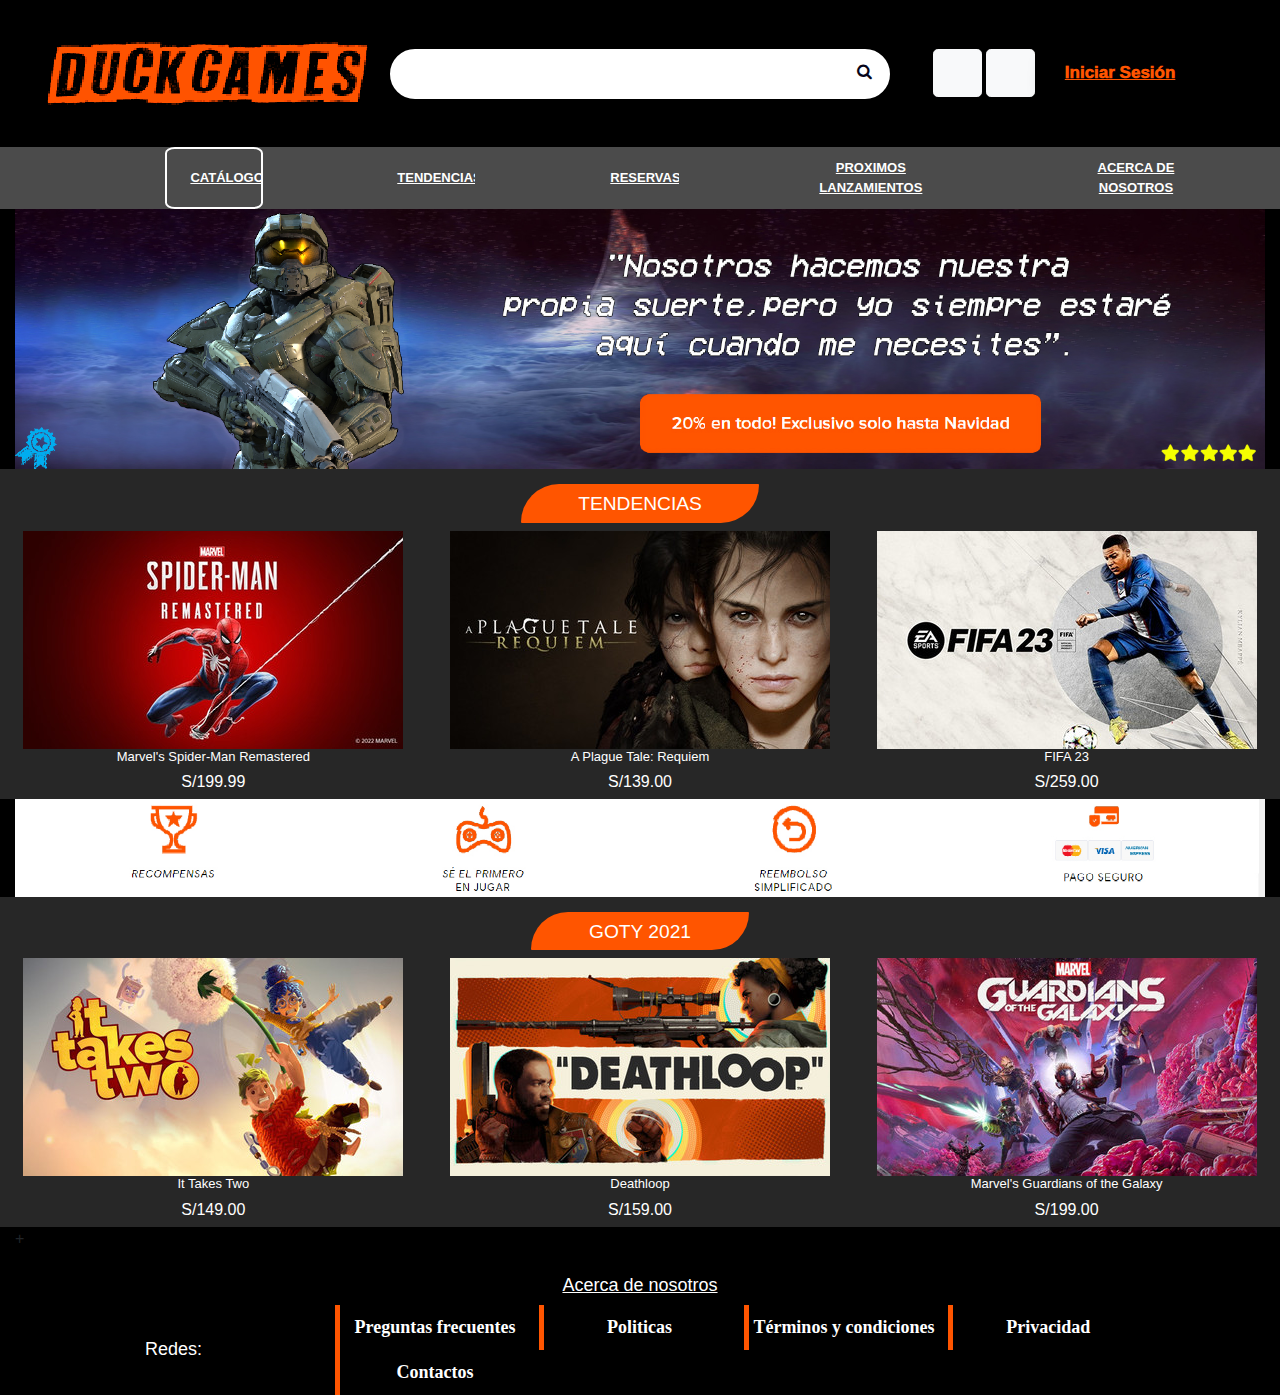
<file: index.html>
<!DOCTYPE html>
<html lang="es">

<head>
    <meta charset="UTF-8">
    <meta http-equiv="X-UA-Compatible" content="IE=edge">
    <meta name="viewport" content="width=device-width, initial-scale=1.0">
    <link rel="stylesheet" href="https://cdn.jsdelivr.net/npm/bootstrap@4.3.1/dist/css/bootstrap.min.css"
        integrity="sha384-ggOyR0iXCbMQv3Xipma34MD+dH/1fQ784/j6cY/iJTQUOhcWr7x9JvoRxT2MZw1T" crossorigin="anonymous">
    <link rel="stylesheet" href="https://use.fontawesome.com/releases/v5.3.1/css/all.css"
        integrity="sha384-mzrmE5qonljUremFsqc01SB46JvROS7bZs3IO2EmfFsd15uHvIt+Y8vEf7N7fWAU" crossorigin="anonymous">
    <link rel="stylesheet" href="css/estilos.css">
    <link rel="stylesheet" href="https://stackpath.bootstrapcdn.com/font-awesome/4.7.0/css/font-awesome.min.css">


    <title>Pagina Principal</title>
</head>

<body>
    <main class="container" id="contenedor">
        <header>
            <div class="row">
                <div id="logo" class="col-sm-12 col-md-12 col-lg-4">

                    <a href="index.html"><img src="img/Duckgames-logo.png" alt="Duckgames-logo"></a>

                </div>
                <div id="barra-busqueda" class="col-sm-12 col-md-12 col-lg-4">
                    <form action="">
                        <input type="search" required>
                        <i class="fa fa-search"></i>
                        <a href="javascript:void(0)" id="clear-btn">Clear</a>
                    </form>
                </div>

                <div class="col-sm-12 col-md-12 col-lg-4" id="inicio">
                    <a href="carrito.html"><button type="button"
                            class="btn btn-primary btn-floating btn-light btn-lg"><i
                                class="fas fa-shopping-cart"></i></button></a>
                    <a href="IniciarSesion.html"><button type="button"
                            class="btn btn-primary btn-floating btn-light btn-lg"><i
                                class="fas fa-user"></i></button></a>
                    <a href="IniciarSesion.html"><button id="iniciosesion">Iniciar Sesión</button></a>

                </div>
            </div>
        </header>
        <div class="row">
            <div id="catalogo" class="col-md-12">
                <button class="navegador"
                    style="border: 2px solid; border-color: white; border-radius: 10%;margin-left: 12%;">Catálogo</button>
                <button class="navegador"><a href="#tendencias" style="font-size: small;">Tendencias</a></button>
                <button class="navegador"><a href="En construccion.html" style="font-size: small;">Reservas</a></button>
                <button class="navegador"><a href="En construccion.html" style="font-size: small;">Proximos Lanzamientos</a></button>
                <button class="navegador"><a href="#tendencias" style="font-size: small;">Acerca de nosotros</a></button>

     

            </div>
        </div>
        <div class="row">
            <div class="col-md-12">
                <img src="img/banner.jpg" alt="banner" style="width: 100%;">
            </div>
        </div>
        <div class="row" style="background-color: #272727;">
            <div class="col-md-12" id="col-tendencias">
                <h1 id="tendencias">TENDENCIAS</h1>
            </div>
        </div>
        <div class="row" style="background-color: #272727;">
            <div class=" col-md-12 col-lg-4">
                <center>
                    <a href="producto-spiderman.html"><img src="img/spider-man.jpg" alt="juego1"></a>
                    <a href="producto-spiderman.html">
                        <h1 class="juego" style="font-size: small; color: white;">Marvel's Spider-Man Remastered</h1>
                    </a>
                    <a href="producto-spiderman.html">
                        <h1 class="precio" style="font-size: medium; color: white;">S/199.99</h1>
                    </a>

                </center>


            </div>
            <div class="col-md-12 col-lg-4">
                <center>
                    <a href="producto-plague.html"><img src="img/plague.jpg" alt="juego2"></a>
                    <a href="producto-plague.html">
                        <h1 style="font-size: small; color: white;">A Plague Tale: Requiem</h1>
                    </a>
                    <a href="producto-plague.html">
                        <h1 class="precio" style="font-size: medium; color: white;">S/139.00</h1>
                    </a>



                </center>

            </div>
            <div class="col-md-12 col-lg-4">
                <center>
                    <a href="producto-fifa23.html"><img src="img/fifa.jpg" alt="juego3"></a>
                    <a href="producto-fifa23.html">
                        <h1 style="font-size: small; color: white;">FIFA 23</h1>
                    </a>
                    <a href="producto-fifa23.html">
                        <h1 class="precio" style="font-size: medium; color: white;">S/259.00</h1>
                    </a>
                </center>

            </div>
        </div>

        <div class="row">
            <div class="col-md-12">
                <img src="img/banner-2.jpg" alt="banner" style="width: 100%;">
            </div>
        </div>

        <div class="row" style="background-color: #272727;">
            <div class="col-md-12" id="col-tendencias">
                <h1 id="tendencias">GOTY 2021</h1>
            </div>
        </div>
        <div class="row" style="background-color: #272727;">
            <div class=" col-md-12 col-lg-4">
                <center>
                    <a href="producto-ittaketwo.html">
                        <img src="img/it-takes-two.jpg" alt="juego1">
                    </a>
                    <a href="producto-ittaketwo.html">
                        <h1 style="font-size: small; color: white;">It Takes Two</h1>
                    </a>
                    <a href="producto-ittaketwo.html">
                        <h1 class="precio" style="font-size: medium; color: white;">S/149.00</h1>
                    </a>


                </center>

            </div>
            <div class="col-md-12 col-lg-4">
                <center>
                    <a href="producto-deathloop.html"><img src="img/deathloop.jpg" alt="juego2"></a>
                    <a href="producto-deathloop.html">
                        <h1 style="font-size: small; color: white;">Deathloop</h1>
                    </a>
                    <a href="producto-deathloop.html">
                        <h1 class="precio" style="font-size: medium; color: white;">S/159.00</h1>
                    </a>
                </center>

            </div>
            <div class="col-md-12 col-lg-4">
                <center>
                    <a href="producto-guardian.html"><img src="img/marvel-s-guardians.jpg" alt="juego3"></a>
                    <a href="producto-guardian.html">
                        <h1 style="font-size: small; color: white;">Marvel's Guardians of the Galaxy</h1>
                    </a>
                    <a href="producto-guardian.html">
                        <h1 class="precio" style="font-size: medium; color: white;">S/199.00</h1>
                    </a>



                </center>

            </div>
        </div>+

        <footer>
            <div class="row" style="background-color: black">
                <div class="col-md-12">
                    <br>
                    <h1 id="acerca">Acerca de nosotros</h1>
                </div>
            </div>
            <div class="row" style="background-color: black;">
                <div class="col-md-3 redes">
                    <h1 class="pie" style="font-size: large; color: white; margin-left: 100px;">Redes:</h1>
                    <a href="https://www.facebook.com/" target="_blank"><i class="fab fa-facebook-f icon1"></i></a>
                    <a href="https://twitter.com/home" target="_blank"><i class="fab fa-twitter icon2"></i></a>
                    <a href="https://www.instagram.com/" target="_blank"><i class="fab fa-instagram icon3"></i></a>
                    <a href="https://www.youtube.com/" target="_blank"><i class="fab fa-youtube icon4"></i></a>

                </div>
                <div class="col-md-9">

                    <a href="En construccion.html"><button class="foo"> Preguntas frecuentes </button></a>
                    <a href="En construccion.html"><button class="foo"> Politicas </button></a>
                    <a href="En construccion.html"><button class="foo"> Términos y condiciones </button></a>
                    <a href="En construccion.html"><button class="foo"> Privacidad </button></a>
                    <a href="En construccion.html"><button class="foo"> Contactos </button></a>

                </div>
            </div>
        </footer>











    </main>



    <script src="https://cdn.jsdelivr.net/npm/popper.js@1.14.7/dist/umd/popper.min.js"
        integrity="sha384-UO2eT0CpHqdSJQ6hJty5KVphtPhzWj9WO1clHTMGa3JDZwrnQq4sF86dIHNDz0W1"
        crossorigin="anonymous"></script>
    <script src="https://cdn.jsdelivr.net/npm/bootstrap@4.3.1/dist/js/bootstrap.min.js"
        integrity="sha384-JjSmVgyd0p3pXB1rRibZUAYoIIy6OrQ6VrjIEaFf/nJGzIxFDsf4x0xIM+B07jRM"
        crossorigin="anonymous"></script>
    <script src="https://code.jquery.com/jquery-3.3.1.slim.min.js"
        integrity="sha384-q8i/X+965DzO0rT7abK41JStQIAqVgRVzpbzo5smXKp4YfRvH+8abtTE1Pi6jizo"
        crossorigin="anonymous"></script>
</body>

</html>
</file>
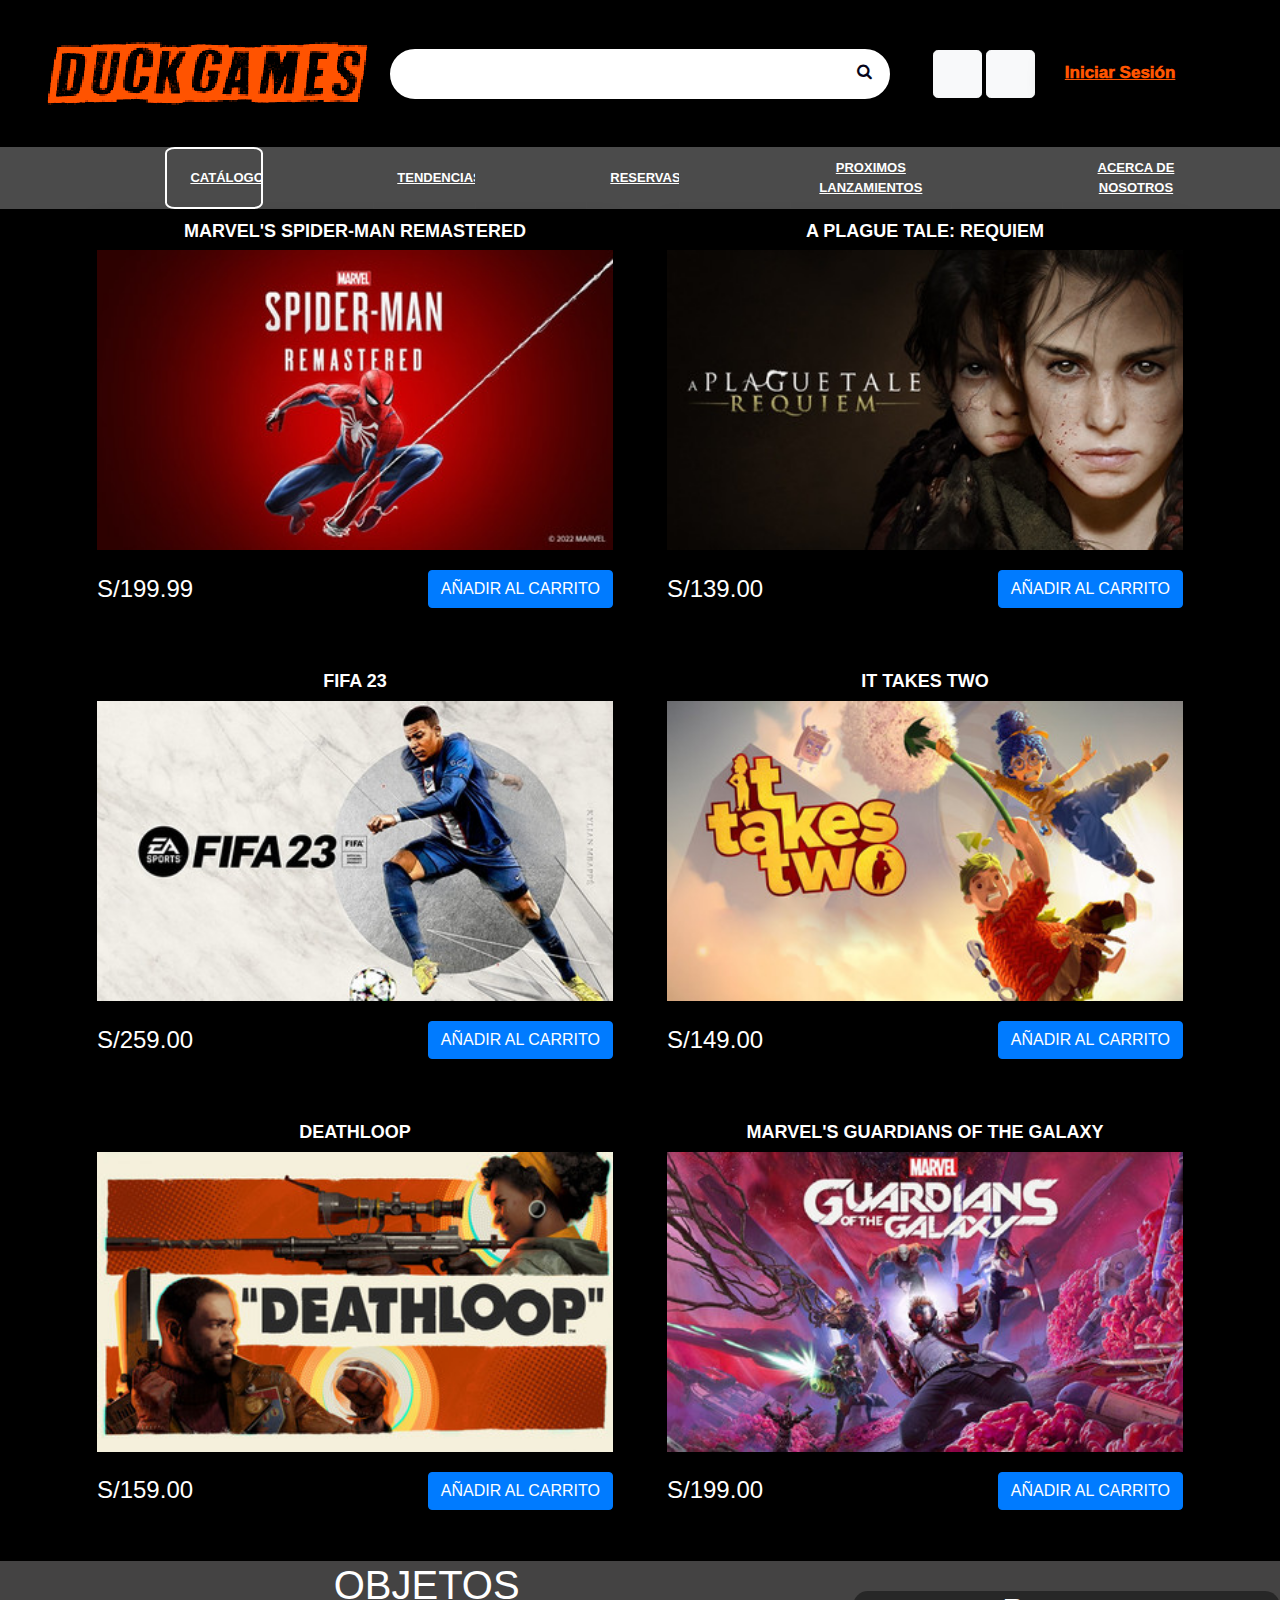
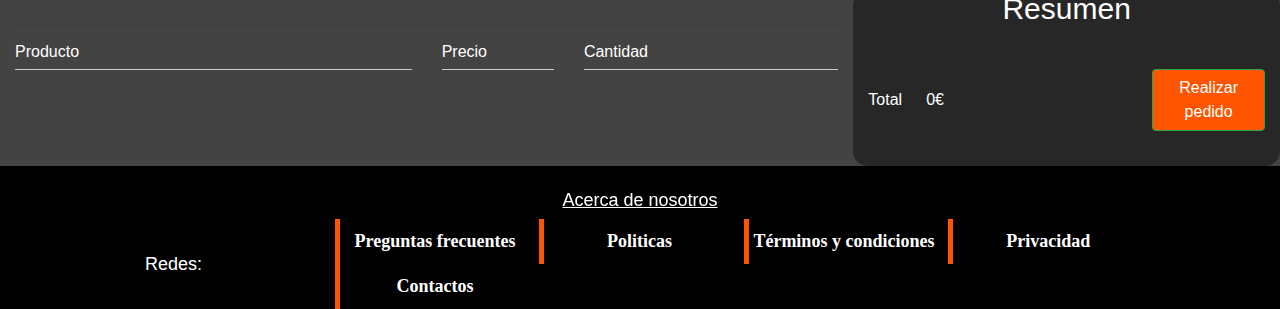
<file: carrito.html>
<!DOCTYPE html>
<html lang="es">

<head>
    <meta charset="UTF-8">
    <meta http-equiv="X-UA-Compatible" content="IE=edge">
    <meta name="viewport" content="width=device-width, initial-scale=1.0">

    <link rel="stylesheet" href="https://cdn.jsdelivr.net/npm/bootstrap@4.3.1/dist/css/bootstrap.min.css"
        integrity="sha384-ggOyR0iXCbMQv3Xipma34MD+dH/1fQ784/j6cY/iJTQUOhcWr7x9JvoRxT2MZw1T" crossorigin="anonymous">
    <link rel="stylesheet" href="https://use.fontawesome.com/releases/v5.3.1/css/all.css"
        integrity="sha384-mzrmE5qonljUremFsqc01SB46JvROS7bZs3IO2EmfFsd15uHvIt+Y8vEf7N7fWAU" crossorigin="anonymous">
    <link rel="stylesheet" href="css/estilos.css">
    <link rel="stylesheet" href="https://stackpath.bootstrapcdn.com/font-awesome/4.7.0/css/font-awesome.min.css">
    <title>Pagina-Productos</title>
</head>

<body>
    <main class="container" id="contenedor">
        <header>
            <div class="row">
                <div id="logo" class="col-sm-12 col-md-12 col-lg-4">
                    <a href="index.html"><img src="img/Duckgames-logo.png" alt="Duckgames-logo"></a>
                </div>
                <div id="barra-busqueda" class="col-sm-12 col-md-12 col-lg-4">
                    <form action="">
                        <input type="search" required>
                        <i class="fa fa-search"></i>
                        <a href="javascript:void(0)" id="clear-btn">Clear</a>
                    </form>
                </div>

                <div class="col-sm-12 col-md-12 col-lg-4" id="inicio">
                    <button type="button" class="btn btn-primary btn-floating btn-light btn-lg"><i
                            class="fas fa-shopping-cart"></i></button>
                    <button type="button" class="btn btn-primary btn-floating btn-light btn-lg"><i
                            class="fas fa-user"></i></button>
                    <button id="iniciosesion">Iniciar Sesión</button>
                </div>
            </div>
        </header>
        <div class="row">
            <div id="catalogo" class="col-md-12">
                <button class="navegador"
                style="border: 2px solid; border-color: white; border-radius: 10%;margin-left: 12%;">Catálogo</button>
            <button class="navegador"><a href="#tendencias" style="font-size: small;">Tendencias</a></button>
            <button class="navegador"><a href="En construccion.html" style="font-size: small;">Reservas</a></button>
            <button class="navegador"><a href="En construccion.html" style="font-size: small;">Proximos Lanzamientos</a></button>
            <button class="navegador"><a href="#tendencias" style="font-size: small;">Acerca de nosotros</a></button>

            </div>
        </div>
        <div class="row" style="color: white;">
            <div class="col-md-12">
                <section class="store">
                    <div class="container">
                        <div class="items">
                            <div class="row">

                                <div class="col-12 col-md-6">
                                    <div class="item shadow mb-4">
                                        <h3 class="item-title">Marvel's Spider-Man Remastered</h3>
                                        <a href="producto-spiderman.html"><img class="item-image" src="./img/spider-man.jpg"></a>
                                        <div class="item-details">
                                            <h4 class="item-price">S/199.99</h4>
                                            <button class="item-button btn btn-primary addToCart">AÑADIR AL
                                                CARRITO</button>
                                        </div>
                                    </div>
                                </div>
                                <div class="col-12 col-md-6">
                                    <div class="item shadow mb-4">
                                        <h3 class="item-title">A Plague Tale: Requiem</h3>

                                        <a href="producto-plague.html"><img class="item-image" src="./img/plague.jpg"></a>

                                        <div class="item-details">
                                            <h4 class="item-price">S/139.00</h4>
                                            <button class="item-button btn btn-primary addToCart">AÑADIR AL
                                                CARRITO</button>
                                        </div>
                                    </div>
                                </div>
                            </div>

                            <div class="row">
                                <div class="col-12 col-md-6">
                                    <div class="item shadow mb-4">
                                        <h3 class="item-title">FIFA 23</h3>

                                        <a href="producto-fifa23.html"><img class="item-image" src="./img/fifa.jpg"></a>

                                        <div class="item-details">
                                            <h4 class="item-price">S/259.00</h4>
                                            <button class="item-button btn btn-primary addToCart">AÑADIR AL
                                                CARRITO</button>
                                        </div>
                                    </div>
                                </div>
                                <div class="col-12 col-md-6">
                                    <div class="item shadow mb-4">
                                        <h3 class="item-title">It Takes Two</h3>

                                        <a href="producto-ittaketwo.html"><img class="item-image" src="./img/it-takes-two.jpg"></a>

                                        <div class="item-details">
                                            <h4 class="item-price">S/149.00</h4>
                                            <button class="item-button btn btn-primary addToCart">AÑADIR AL
                                                CARRITO</button>
                                        </div>
                                    </div>
                                </div>
                            </div>
                            <div class="row">
                                <div class="col-12 col-md-6">
                                    <div class="item shadow mb-4">
                                        <h3 class="item-title">Deathloop</h3>

                                        <a href="producto-deathloop.html"><img class="item-image" src="./img/deathloop.jpg"></a>
                                        <div class="item-details">
                                            <h4 class="item-price">S/159.00</h4>
                                            <button class="item-button btn btn-primary addToCart">AÑADIR AL
                                                CARRITO</button>
                                        </div>
                                    </div>
                                </div>
                                <div class="col-12 col-md-6">
                                    <div class="item shadow mb-4">
                                        <h3 class="item-title">Marvel's Guardians of the Galaxy</h3>

                                        <a href="producto-guardian.html"><img class="item-image" src="./img/marvel-s-guardians.jpg"></a>
                                        <div class="item-details">
                                            <h4 class="item-price">S/199.00</h4>
                                            <button class="item-button btn btn-primary addToCart">AÑADIR AL
                                                CARRITO</button>
                                        </div>
                                    </div>
                                </div>
                            </div>
                        </div>
                    </div>
                </section>
            </div>

        </div>

        <div class="row" style="background-color: #444343;color: white;">
            <div class="col-md-8">
                <!-- START SECTION SHOPPING CART -->
                <section class="shopping-cart">

                    <h1 class="text-center">OBJETOS</h1>
                    <hr>
                    <div class="row">
                        <div class="col-6">
                            <div class="shopping-cart-header">
                                <h6>Producto</h6>
                            </div>
                        </div>
                        <div class="col-2">
                            <div class="shopping-cart-header">
                                <h6 class="text-truncate">Precio</h6>
                            </div>
                        </div>
                        <div class="col-4">
                            <div class="shopping-cart-header">
                                <h6>Cantidad</h6>
                            </div>
                        </div>
                    </div>
                    <!-- ? START SHOPPING CART ITEMS -->
                    <div class="shopping-cart-items shoppingCartItemsContainer">
                    </div>
                    <!-- ? END SHOPPING CART ITEMS -->

            </div>

            <div class="col-md-4"
                style="background-color: #272727;min-height: 100px; margin-top: 30px; border-radius: 15px;">
                <center>
                    <h1 style="color: white; font-size: 30px;">Resumen</h1>
                </center>
                <!-- START TOTAL -->
                <div class="row">
                    <div class="col-12">
                        <div class="shopping-cart-total d-flex align-items-center">
                            <p class="mb-0">Total</p>
                            <p class="ml-4 mb-0 shoppingCartTotal">0€</p>
                            <div class="toast ml-auto bg-info" role="alert" aria-live="assertive" aria-atomic="true"
                                data-delay="2000">
                                <div class="toast-header">
                                    <span>✅</span>
                                    <strong class="mr-auto ml-1 text-secondary">Elemento en el carrito</strong>
                                    <button type="button" class="ml-2 mb-1 close" data-dismiss="toast"
                                        aria-label="Close">
                                        <span aria-hidden="true">&times;</span>
                                    </button>
                                </div>
                                <div class="toast-body text-white">
                                    Se aumentó correctamente la cantidad
                                </div>
                            </div>
                            <button class="btn btn-success ml-auto comprarButton" type="button" data-toggle="modal"
                                data-target="#comprarModal" style="background-color: #FF5500;">Realizar pedido</button>
                        </div>
                    </div>
                </div>

                <!-- END TOTAL -->
            </div>
        </div>
        <!-- START MODAL COMPRA -->
        <div class="modal fade" id="comprarModal" tabindex="-1" aria-labelledby="comprarModalLabel" aria-hidden="true">
            <div class="modal-dialog modal-dialog-centered">
                <div class="modal-content">
                    <div class="modal-header">
                        <h5 class="modal-title" id="comprarModalLabel" style="color: #FF5500;">Gracias por su compra
                        </h5>
                        <button type="button" class="close" data-dismiss="modal" aria-label="Close">
                            <span aria-hidden="true">&times;</span>
                        </button>
                    </div>
                    <div class="modal-body">
                        <p style="color: #FF5500;">Pronto recibirá su pedido</p>
                    </div>
                    <div class="modal-footer">
                        <button type="button" class="btn btn-secondary" data-dismiss="modal"
                            style="color: white;">Cerrar</button>
                    </div>
                </div>
            </div>
        </div>
        <!-- END MODAL COMPRA -->


        </div>

        </section>
        <footer style="width: 100%;">
            <div class="row" style="background-color: black">
                <div class="col-md-12">
                    <br>
                    <h1 id="acerca">Acerca de nosotros</h1>
                </div>
            </div>
            <div class="row" style="background-color: black;">
                <div class="col-md-3 redes">
                    <h1 class="pie" style="font-size: large; color: white; margin-left: 100px;">Redes:</h1>
                    <i class="fab fa-facebook-f icon1"></i>
                    <i class="fab fa-twitter icon2"></i>
                    <i class="fab fa-instagram icon3"></i>
                    <i class="fab fa-youtube icon4"></i>
                </div>
                <div class="col-md-9">
                    <a href="En construccion.html"><button class="foo"> Preguntas frecuentes </button></a>
                    <a href="En construccion.html"><button class="foo"> Politicas </button></a>
                    <a href="En construccion.html"><button class="foo"> Términos y condiciones </button></a>
                    <a href="En construccion.html"><button class="foo"> Privacidad </button></a>
                    <a href="En construccion.html"><button class="foo"> Contactos </button></a>
                </div>
            </div>
        </footer>
    </main>
    <script src="https://code.jquery.com/jquery-3.5.1.slim.min.js"
        integrity="sha384-DfXdz2htPH0lsSSs5nCTpuj/zy4C+OGpamoFVy38MVBnE+IbbVYUew+OrCXaRkfj"
        crossorigin="anonymous"></script>
    <script src="https://cdn.jsdelivr.net/npm/popper.js@1.16.1/dist/umd/popper.min.js"
        integrity="sha384-9/reFTGAW83EW2RDu2S0VKaIzap3H66lZH81PoYlFhbGU+6BZp6G7niu735Sk7lN"
        crossorigin="anonymous"></script>
    <script src="https://stackpath.bootstrapcdn.com/bootstrap/4.5.2/js/bootstrap.min.js"
        integrity="sha384-B4gt1jrGC7Jh4AgTPSdUtOBvfO8shuf57BaghqFfPlYxofvL8/KUEfYiJOMMV+rV"
        crossorigin="anonymous"></script>

    <script src="js/tienda.js"></script>

</body>

</html>
</file>
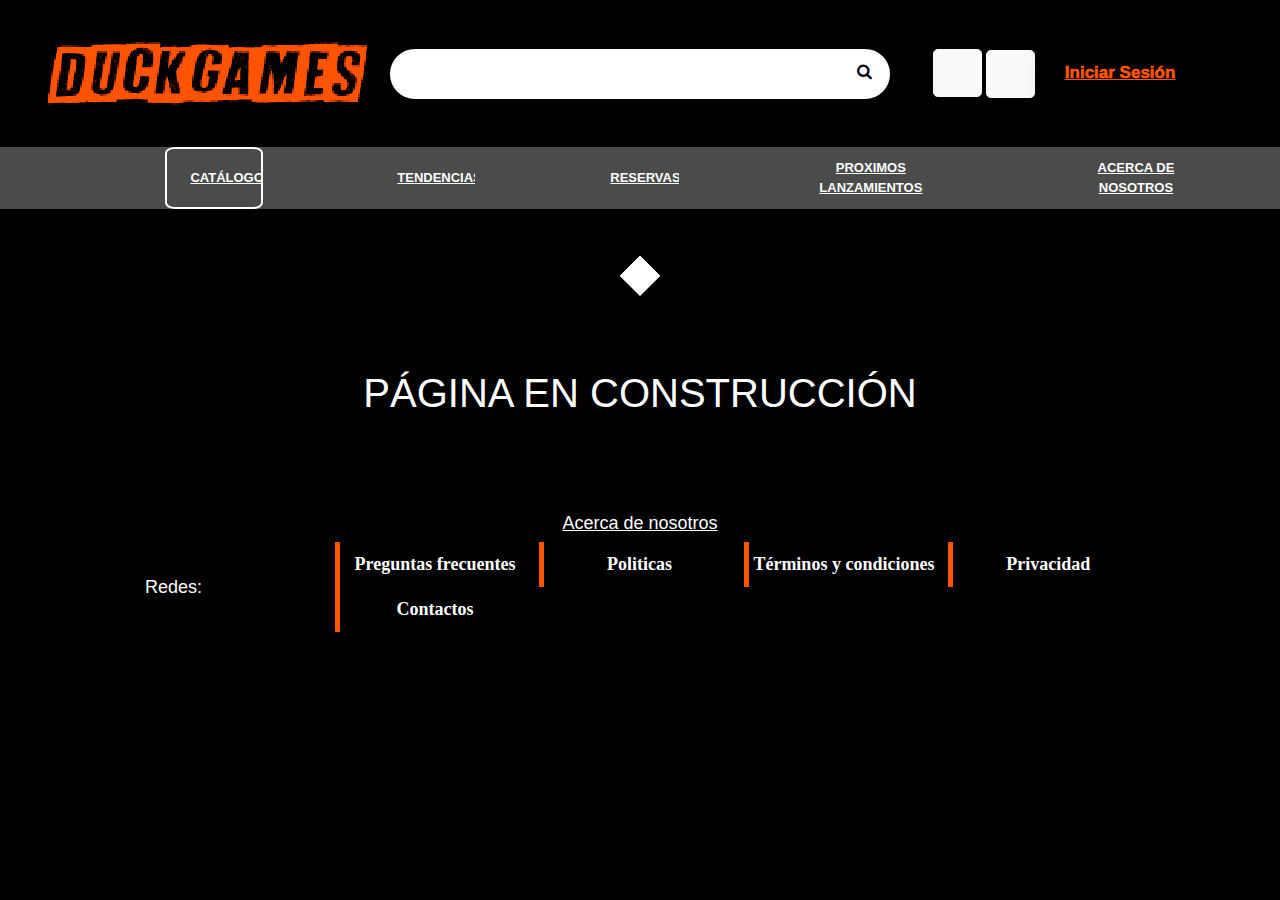
<file: En construccion.html>
<!DOCTYPE html>
<html lang="es">

<head>
    <meta charset="UTF-8">
    <meta http-equiv="X-UA-Compatible" content="IE=edge">
    <meta name="viewport" content="width=device-width, initial-scale=1.0">
    <link rel="stylesheet" href="https://cdn.jsdelivr.net/npm/bootstrap@4.3.1/dist/css/bootstrap.min.css"
        integrity="sha384-ggOyR0iXCbMQv3Xipma34MD+dH/1fQ784/j6cY/iJTQUOhcWr7x9JvoRxT2MZw1T" crossorigin="anonymous">
    <link rel="stylesheet" href="https://use.fontawesome.com/releases/v5.3.1/css/all.css"
        integrity="sha384-mzrmE5qonljUremFsqc01SB46JvROS7bZs3IO2EmfFsd15uHvIt+Y8vEf7N7fWAU" crossorigin="anonymous">
    <link rel="stylesheet" href="css/estilos.css">
    <link rel="stylesheet" href="https://stackpath.bootstrapcdn.com/font-awesome/4.7.0/css/font-awesome.min.css">
    <title>Pagina-Productos</title>
</head>

<body>
    <main class="container" id="contenedor">
        <header>
            <div class="row">
                <div id="logo" class="col-sm-12 col-md-12 col-lg-4">
                    <a href="index.html"><img src="img/Duckgames-logo.png" alt="Duckgames-logo"></a>
                </div>
                <div id="barra-busqueda" class="col-sm-12 col-md-12 col-lg-4">
                    <form action="">
                        <input type="search" required>
                        <i class="fa fa-search"></i>
                        <a href="javascript:void(0)" id="clear-btn">Clear</a>
                    </form>
                </div>

                <div class="col-sm-12 col-md-12 col-lg-4" id="inicio">
                    <a href="carrito.html"><button type="button"
                            class="btn btn-primary btn-floating btn-light btn-lg"><i
                                class="fas fa-shopping-cart"></i></button></a>
                    <button type="button" class="btn btn-primary btn-floating btn-light btn-lg"><i
                            class="fas fa-user"></i></button>
                    <button id="iniciosesion">Iniciar Sesión</button>
                </div>
            </div>
        </header>
        <div class="row">
            <div id="catalogo" class="col-md-12">
                <button class="navegador"
                style="border: 2px solid; border-color: white; border-radius: 10%;margin-left: 12%;">Catálogo</button>
            <button class="navegador"><a href="#tendencias" style="font-size: small;">Tendencias</a></button>
            <button class="navegador"><a href="En construccion.html" style="font-size: small;">Reservas</a></button>
            <button class="navegador"><a href="En construccion.html" style="font-size: small;">Proximos Lanzamientos</a></button>
            <button class="navegador"><a href="#tendencias" style="font-size: small;">Acerca de nosotros</a></button>

            </div>
        </div>
        <div class="row">
            <div class="col-md-12" style="margin-top: 5%;margin-bottom: 5%;">
                <center>
                    <div class="loader">
                        <div class="loader-square"></div>
                        <div class="loader-square"></div>
                        <div class="loader-square"></div>
                        <div class="loader-square"></div>
                        <div class="loader-square"></div>
                        <div class="loader-square"></div>
                        <div class="loader-square"></div>
                    </div>
                    <h1 style="color: white;">PÁGINA EN CONSTRUCCIÓN</h1>
                </center>

            </div>
        </div>
        <footer>
            <div class="row" style="background-color: black">
                <div class="col-md-12">
                    <br>
                    <h1 id="acerca">Acerca de nosotros</h1>
                </div>
            </div>
            <div class="row" style="background-color: black;">
                <div class="col-md-3 redes">
                    <h1 class="pie" style="font-size: large; color: white; margin-left: 100px;">Redes:</h1>
                    <i class="fab fa-facebook-f icon1"></i>
                    <i class="fab fa-twitter icon2"></i>
                    <i class="fab fa-instagram icon3"></i>
                    <i class="fab fa-youtube icon4"></i>
                </div>
                <div class="col-md-9">
                    <button class="foo"> Preguntas frecuentes </button>
                    <button class="foo"> Politicas </button>
                    <button class="foo"> Términos y condiciones </button>
                    <button class="foo"> Privacidad </button>
                    <button class="foo"> Contactos </button>
                </div>
            </div>
        </footer>
    </main>


</body>

</html>
</file>
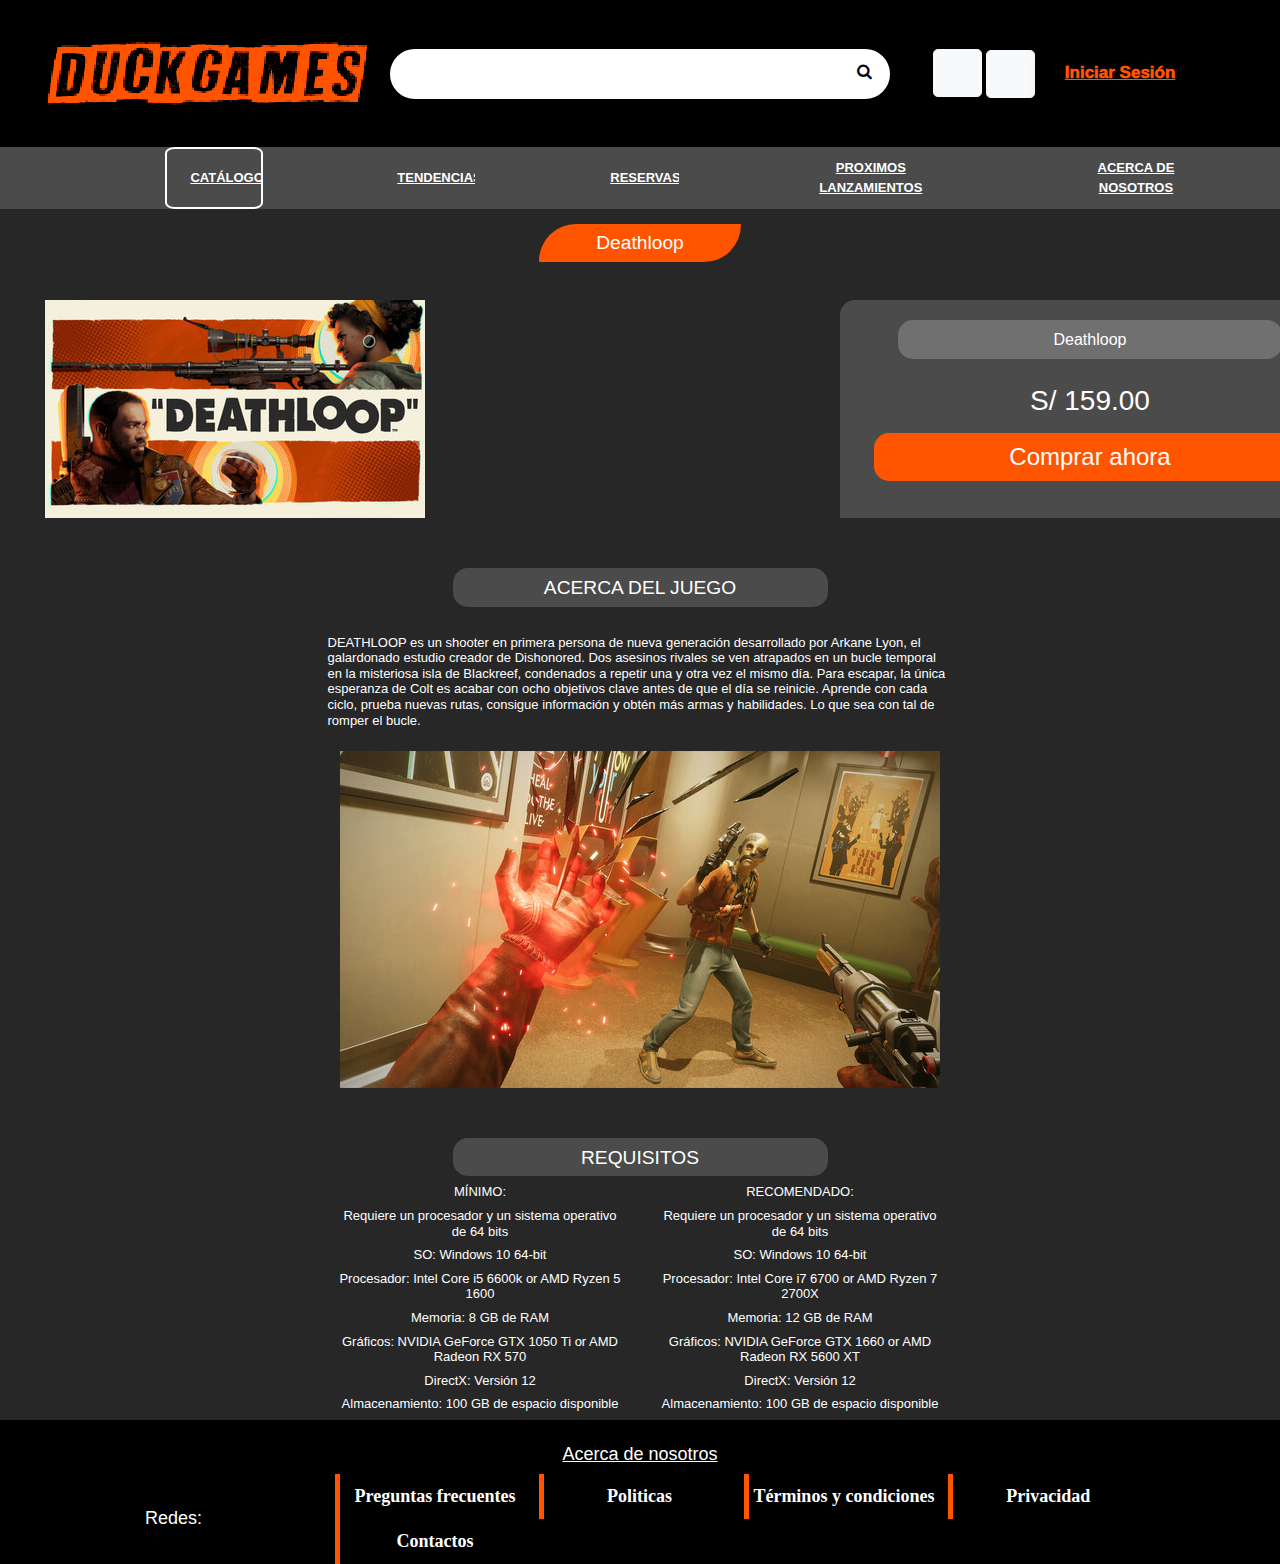
<file: producto-deathloop.html>
<!DOCTYPE html>
<html lang="es">

<head>
    <meta charset="UTF-8">
    <meta http-equiv="X-UA-Compatible" content="IE=edge">
    <meta name="viewport" content="width=device-width, initial-scale=1.0">
    <link rel="stylesheet" href="https://cdn.jsdelivr.net/npm/bootstrap@4.3.1/dist/css/bootstrap.min.css"
        integrity="sha384-ggOyR0iXCbMQv3Xipma34MD+dH/1fQ784/j6cY/iJTQUOhcWr7x9JvoRxT2MZw1T" crossorigin="anonymous">
    <link rel="stylesheet" href="https://use.fontawesome.com/releases/v5.3.1/css/all.css"
        integrity="sha384-mzrmE5qonljUremFsqc01SB46JvROS7bZs3IO2EmfFsd15uHvIt+Y8vEf7N7fWAU" crossorigin="anonymous">
    <link rel="stylesheet" href="css/estilos.css">
    <link rel="stylesheet" href="https://stackpath.bootstrapcdn.com/font-awesome/4.7.0/css/font-awesome.min.css">
    <title>Pagina-Productos</title>
</head>

<body>
    <main class="container" id="contenedor">
        <header>
            <div class="row">
                <div id="logo" class="col-sm-12 col-md-12 col-lg-4">
                    <a href="index.html"><img src="img/Duckgames-logo.png" alt="Duckgames-logo"></a>
                </div>
                <div id="barra-busqueda" class="col-sm-12 col-md-12 col-lg-4">
                    <form action="">
                        <input type="search" required>
                        <i class="fa fa-search"></i>
                        <a href="javascript:void(0)" id="clear-btn">Clear</a>
                    </form>
                </div>

                <div class="col-sm-12 col-md-12 col-lg-4" id="inicio">
                    <a href="carrito.html"><button type="button"
                        class="btn btn-primary btn-floating btn-light btn-lg"><i
                            class="fas fa-shopping-cart"></i></button></a>
                    <button type="button" class="btn btn-primary btn-floating btn-light btn-lg"><i
                            class="fas fa-user"></i></button>
                    <button id="iniciosesion">Iniciar Sesión</button>
                </div>
            </div>
        </header>
        <div class="row">
            <div id="catalogo" class="col-md-12">
                <button class="navegador"
                style="border: 2px solid; border-color: white; border-radius: 10%;margin-left: 12%;">Catálogo</button>
            <button class="navegador"><a href="#tendencias" style="font-size: small;">Tendencias</a></button>
            <button class="navegador"><a href="En construccion.html" style="font-size: small;">Reservas</a></button>
            <button class="navegador"><a href="En construccion.html" style="font-size: small;">Proximos Lanzamientos</a></button>
            <button class="navegador"><a href="#tendencias" style="font-size: small;">Acerca de nosotros</a></button>

            </div>
        </div>
        <div class="row" style="background-color: #272727;">
            <div class="col-md-12" id="col-tendencias">
                <h1 id="tendencias">Deathloop</h1>
            </div>
        </div>
        <div class="row" style="background-color: #272727;">

            <div class=" col-md-12 col-lg-6">
                <img src="img/deathloop.jpg" alt="juego1" style="float: right; padding-right: 200px;margin-top: 30px;">
            </div>

            <div class="col-md-12 col-lg-6" style="background-color: #272727; float: left; padding-left: 200px;">

                <div class="info"
                    style="background-color: #4B4B4B; padding: 10px;min-height: 218px; border-radius:15px;margin-top: 30px;min-width: 500px">
                    <center>
                        <div class="info-titulo">
                            <h3 style="color: white; font-size: medium; padding: 10px;margin-top: 10px;">Deathloop</h3>
                        </div>
                        <h3 style="color: white; padding-top: 5px; margin-top: 20px; margin-bottom: 0px;">S/ 159.00</h3>
                        <a href="carrito.html"><h1 id="comprar-ahora">Comprar ahora</h1></a>
                    </center>
                </div>
            </div>

        </div>
        <div class="row">
            <div class="col-md-12" id="col-tendencias" style="background-color: #272727;">
                <h1 id="titulo-gris" style="min-width: 30%;margin-top: 50px;">ACERCA DEL JUEGO</h1>
            </div>
        </div>
        <div class="row">
            <div class="col-md-12" style="background-color: #272727;">
                <h3 style="color: white; font-size: small;margin-left: 25%;margin-right: 25%;margin-top: 20px;">DEATHLOOP es un shooter en primera persona de nueva generación desarrollado por Arkane Lyon, el galardonado estudio creador de Dishonored. Dos asesinos rivales se ven atrapados en un bucle temporal en la misteriosa isla de Blackreef, condenados a repetir una y otra vez el mismo día. Para escapar, la única esperanza de Colt es acabar con ocho objetivos clave antes de que el día se reinicie. Aprende con cada ciclo, prueba nuevas rutas, consigue información y obtén más armas y habilidades. Lo que sea con tal de romper el bucle.</h3>

            </div>
        </div>
        <div class="row">

            <div class="col-md-12" style="background-color: #272727;">
                <center><img src="img/deathinfo.jpg" alt="d" style="margin-top: 15px;"></center>

            </div>
        </div>
        <div class="row">
            <div class="col-md-12" id="col-tendencias" style="background-color: #272727;">
                <h1 id="titulo-gris" style="min-width: 30%;margin-top: 50px;">REQUISITOS</h1>
            </div>
        </div>
        <div class="row">
            <div class="col-md-3" style="background-color: #272727;"></div>
            <div class="col-sm-12 col-md-3" style="background-color: #272727;">
                <center>
                    <h3 style="color: white; font-size: small;">MÍNIMO:</h3>
                    <h3 style="color: white; font-size: small;">Requiere un procesador y un sistema operativo de 64 bits
                    </h3>
                    <h3 style="color: white; font-size: small;">SO: Windows 10 64-bit</h3>
                    <h3 style="color: white; font-size: small;">Procesador: Intel Core i5 6600k or AMD Ryzen 5 1600<h3>
                            <h3 style="color: white; font-size: small;">Memoria: 8 GB de RAM</h3>
                            <h3 style="color: white; font-size: small;">Gráficos: NVIDIA GeForce GTX 1050 Ti or AMD Radeon RX 570
                            </h3>
                            <h3 style="color: white; font-size: small;">DirectX: Versión 12</h3>
                            <h3 style="color: white; font-size: small;">Almacenamiento: 100 GB de espacio disponible</h3>
                </center>

            </div>
            <div class="col-sm-12 col-md-3" style="background-color: #272727;">
                <center>
                    <h3 style="color: white; font-size: small;">RECOMENDADO:</h3>
                    <h3 style="color: white; font-size: small;">Requiere un procesador y un sistema
                        operativo de 64 bits</h3>
                    <h3 style="color: white; font-size: small;">SO: Windows 10 64-bit</h3>
                    <h3 style="color: white; font-size: small;">Procesador: Intel Core i7 6700 or AMD Ryzen 7 2700X<h3>
                            <h3 style="color: white; font-size: small;">Memoria: 12 GB de RAM</h3>
                            <h3 style="color: white; font-size: small;">Gráficos: NVIDIA GeForce GTX 1660 or AMD Radeon RX 5600 XT</h3>
                            <h3 style="color: white; font-size: small;">DirectX: Versión 12</h3>
                            <h3 style="color: white; font-size: small;">Almacenamiento: 100 GB de espacio disponible</h3>
                </center>
            </div>
            <div class="col-md-3" style="background-color: #272727;"></div>
        </div>
        <footer>
            <div class="row" style="background-color: black">
                <div class="col-md-12">
                    <br>
                    <h1 id="acerca">Acerca de nosotros</h1>
                </div>
            </div>
            <div class="row" style="background-color: black;">
                <div class="col-md-3 redes">
                    <h1 class="pie" style="font-size: large; color: white; margin-left: 100px;">Redes:</h1>
                    <i class="fab fa-facebook-f icon1"></i>
                    <i class="fab fa-twitter icon2"></i>
                    <i class="fab fa-instagram icon3"></i>
                    <i class="fab fa-youtube icon4"></i>
                </div>
                <div class="col-md-9">
                    <a href="En construccion.html"><button class="foo"> Preguntas frecuentes </button></a>
                    <a href="En construccion.html"><button class="foo"> Politicas </button></a>
                    <a href="En construccion.html"><button class="foo"> Términos y condiciones </button></a>
                    <a href="En construccion.html"><button class="foo"> Privacidad </button></a>
                    <a href="En construccion.html"><button class="foo"> Contactos </button></a>
                </div>
            </div>
        </footer>
    </main>


</body>

</html>
</file>
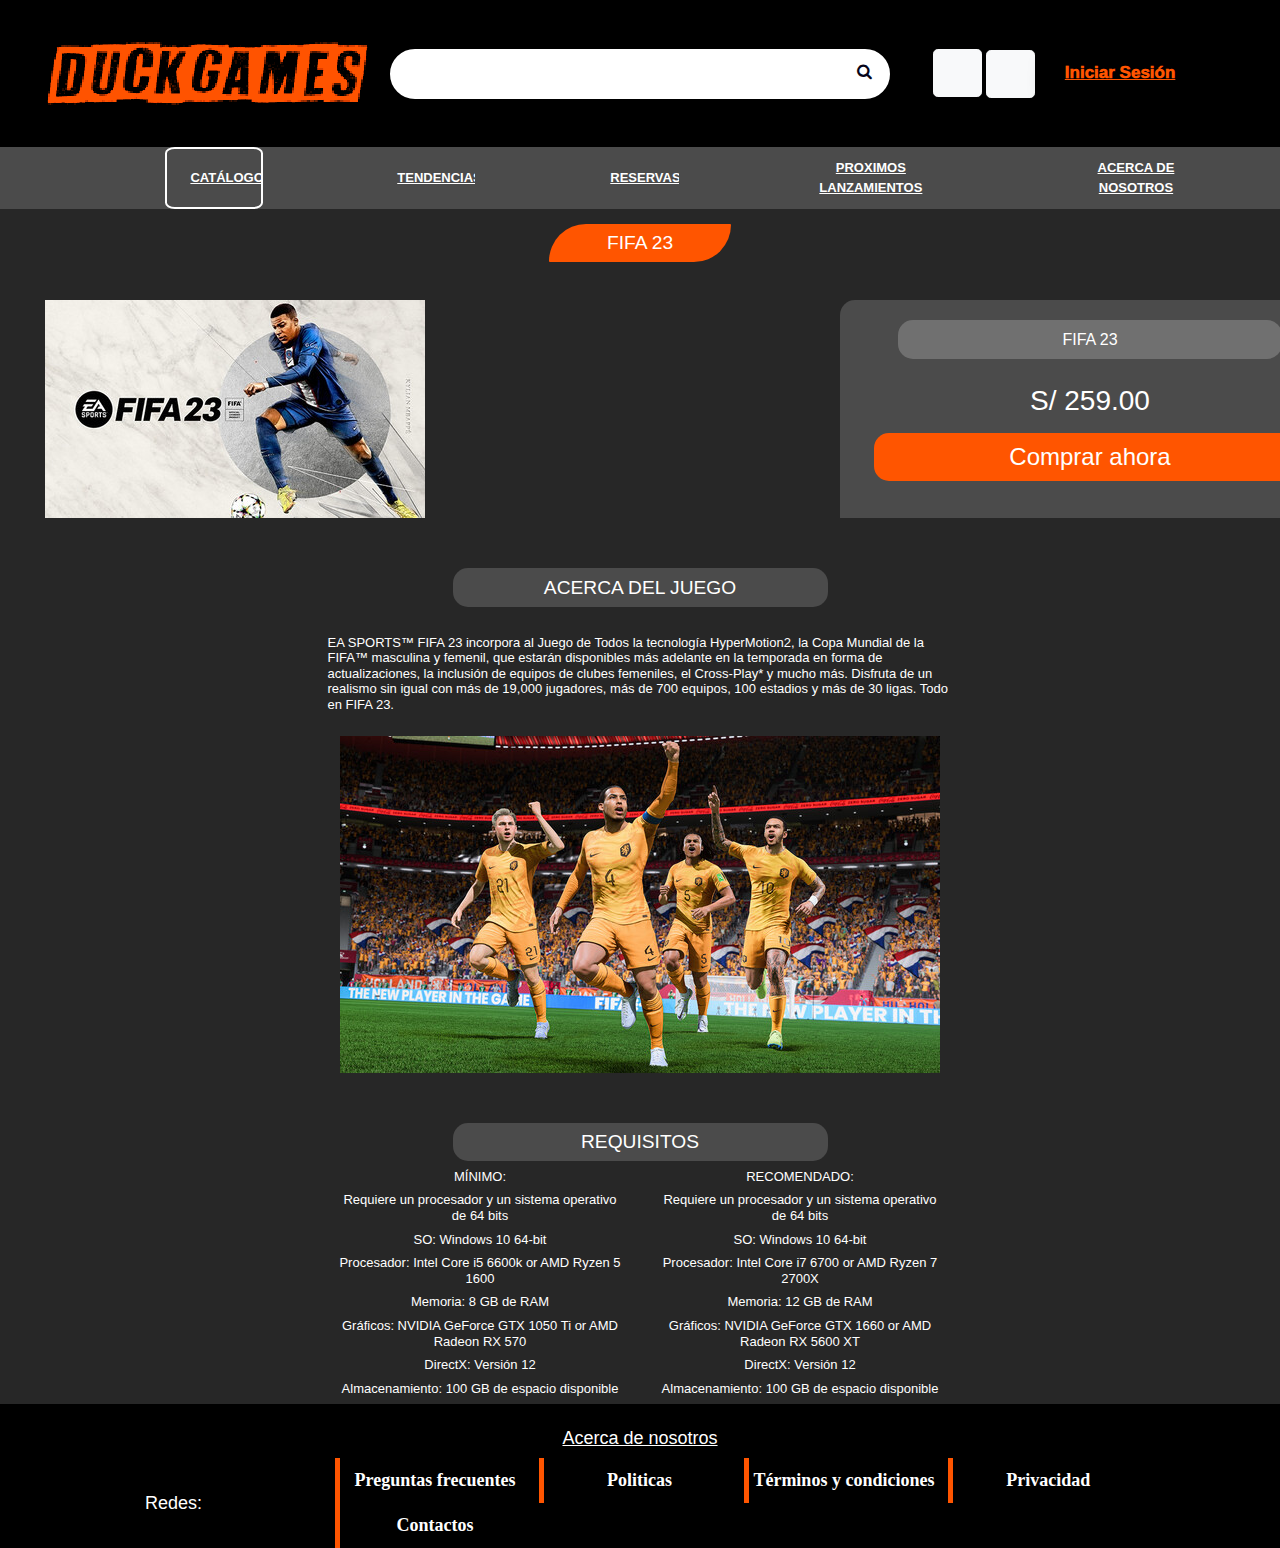
<file: producto-fifa23.html>
<!DOCTYPE html>
<html lang="es">

<head>
    <meta charset="UTF-8">
    <meta http-equiv="X-UA-Compatible" content="IE=edge">
    <meta name="viewport" content="width=device-width, initial-scale=1.0">
    <link rel="stylesheet" href="https://cdn.jsdelivr.net/npm/bootstrap@4.3.1/dist/css/bootstrap.min.css"
        integrity="sha384-ggOyR0iXCbMQv3Xipma34MD+dH/1fQ784/j6cY/iJTQUOhcWr7x9JvoRxT2MZw1T" crossorigin="anonymous">
    <link rel="stylesheet" href="https://use.fontawesome.com/releases/v5.3.1/css/all.css"
        integrity="sha384-mzrmE5qonljUremFsqc01SB46JvROS7bZs3IO2EmfFsd15uHvIt+Y8vEf7N7fWAU" crossorigin="anonymous">
    <link rel="stylesheet" href="css/estilos.css">
    <link rel="stylesheet" href="https://stackpath.bootstrapcdn.com/font-awesome/4.7.0/css/font-awesome.min.css">
    <title>Pagina-Productos</title>
</head>

<body>
    <main class="container" id="contenedor">
        <header>
            <div class="row">
                <div id="logo" class="col-sm-12 col-md-12 col-lg-4">
                    <a href="index.html"><img src="img/Duckgames-logo.png" alt="Duckgames-logo"></a>
                </div>
                <div id="barra-busqueda" class="col-sm-12 col-md-12 col-lg-4">
                    <form action="">
                        <input type="search" required>
                        <i class="fa fa-search"></i>
                        <a href="javascript:void(0)" id="clear-btn">Clear</a>
                    </form>
                </div>

                <div class="col-sm-12 col-md-12 col-lg-4" id="inicio">
                    <a href="carrito.html"><button type="button"
                        class="btn btn-primary btn-floating btn-light btn-lg"><i
                            class="fas fa-shopping-cart"></i></button></a>
                    <button type="button" class="btn btn-primary btn-floating btn-light btn-lg"><i
                            class="fas fa-user"></i></button>
                    <button id="iniciosesion">Iniciar Sesión</button>
                </div>
            </div>
        </header>
        <div class="row">
            <div id="catalogo" class="col-md-12">
                <button class="navegador"
                style="border: 2px solid; border-color: white; border-radius: 10%;margin-left: 12%;">Catálogo</button>
            <button class="navegador"><a href="#tendencias" style="font-size: small;">Tendencias</a></button>
            <button class="navegador"><a href="En construccion.html" style="font-size: small;">Reservas</a></button>
            <button class="navegador"><a href="En construccion.html" style="font-size: small;">Proximos Lanzamientos</a></button>
            <button class="navegador"><a href="#tendencias" style="font-size: small;">Acerca de nosotros</a></button>

            </div>
        </div>
        <div class="row" style="background-color: #272727;">
            <div class="col-md-12" id="col-tendencias">
                <h1 id="tendencias">FIFA 23</h1>
            </div>
        </div>
        <div class="row" style="background-color: #272727;">

            <div class=" col-md-12 col-lg-6">
                <img src="img/fifa.jpg" alt="juego1" style="float: right; padding-right: 200px;margin-top: 30px;">
            </div>

            <div class="col-md-12 col-lg-6" style="background-color: #272727; float: left; padding-left: 200px;">

                <div class="info"
                    style="background-color: #4B4B4B; padding: 10px;min-height: 218px; border-radius:15px;margin-top: 30px;min-width: 500px">
                    <center>
                        <div class="info-titulo">
                            <h3 style="color: white; font-size: medium; padding: 10px;margin-top: 10px;">FIFA 23</h3>
                        </div>
                        <h3 style="color: white; padding-top: 5px; margin-top: 20px; margin-bottom: 0px;">S/ 259.00</h3>
                        <a href="carrito.html"><h1 id="comprar-ahora">Comprar ahora</h1></a>
                    </center>
                </div>
            </div>

        </div>
        <div class="row">
            <div class="col-md-12" id="col-tendencias" style="background-color: #272727;">
                <h1 id="titulo-gris" style="min-width: 30%;margin-top: 50px;">ACERCA DEL JUEGO</h1>
            </div>
        </div>
        <div class="row">
            <div class="col-md-12" style="background-color: #272727;">
                <h3 style="color: white; font-size: small;margin-left: 25%;margin-right: 25%;margin-top: 20px;">EA SPORTS™ FIFA 23 incorpora al Juego de Todos la tecnología HyperMotion2, la Copa Mundial de la FIFA™ masculina y femenil, que estarán disponibles más adelante en la temporada en forma de actualizaciones, la inclusión de equipos de clubes femeniles, el Cross-Play* y mucho más. Disfruta de un realismo sin igual con más de 19,000 jugadores, más de 700 equipos, 100 estadios y más de 30 ligas. Todo en FIFA 23.</h3>

            </div>
        </div>
        <div class="row">

            <div class="col-md-12" style="background-color: #272727;">
                <center><img src="img/fifa23info.jpg" alt="d" style="margin-top: 15px;"></center>

            </div>
        </div>
        <div class="row">
            <div class="col-md-12" id="col-tendencias" style="background-color: #272727;">
                <h1 id="titulo-gris" style="min-width: 30%;margin-top: 50px;">REQUISITOS</h1>
            </div>
        </div>
        <div class="row">
            <div class="col-md-3" style="background-color: #272727;"></div>
            <div class="col-sm-12 col-md-3" style="background-color: #272727;">
                <center>
                    <h3 style="color: white; font-size: small;">MÍNIMO:</h3>
                    <h3 style="color: white; font-size: small;">Requiere un procesador y un sistema operativo de 64 bits
                    </h3>
                    <h3 style="color: white; font-size: small;">SO: Windows 10 64-bit</h3>
                    <h3 style="color: white; font-size: small;">Procesador: Intel Core i5 6600k or AMD Ryzen 5 1600<h3>
                            <h3 style="color: white; font-size: small;">Memoria: 8 GB de RAM</h3>
                            <h3 style="color: white; font-size: small;">Gráficos: NVIDIA GeForce GTX 1050 Ti or AMD Radeon RX 570
                            </h3>
                            <h3 style="color: white; font-size: small;">DirectX: Versión 12</h3>
                            <h3 style="color: white; font-size: small;">Almacenamiento: 100 GB de espacio disponible</h3>
                </center>

            </div>
            <div class="col-sm-12 col-md-3" style="background-color: #272727;">
                <center>
                    <h3 style="color: white; font-size: small;">RECOMENDADO:</h3>
                    <h3 style="color: white; font-size: small;">Requiere un procesador y un sistema
                        operativo de 64 bits</h3>
                    <h3 style="color: white; font-size: small;">SO: Windows 10 64-bit</h3>
                    <h3 style="color: white; font-size: small;">Procesador: Intel Core i7 6700 or AMD Ryzen 7 2700X<h3>
                            <h3 style="color: white; font-size: small;">Memoria: 12 GB de RAM</h3>
                            <h3 style="color: white; font-size: small;">Gráficos: NVIDIA GeForce GTX 1660 or AMD Radeon RX 5600 XT</h3>
                            <h3 style="color: white; font-size: small;">DirectX: Versión 12</h3>
                            <h3 style="color: white; font-size: small;">Almacenamiento: 100 GB de espacio disponible</h3>
                </center>
            </div>
            <div class="col-md-3" style="background-color: #272727;"></div>
        </div>
        <footer>
            <div class="row" style="background-color: black">
                <div class="col-md-12">
                    <br>
                    <h1 id="acerca">Acerca de nosotros</h1>
                </div>
            </div>
            <div class="row" style="background-color: black;">
                <div class="col-md-3 redes">
                    <h1 class="pie" style="font-size: large; color: white; margin-left: 100px;">Redes:</h1>
                    <i class="fab fa-facebook-f icon1"></i>
                    <i class="fab fa-twitter icon2"></i>
                    <i class="fab fa-instagram icon3"></i>
                    <i class="fab fa-youtube icon4"></i>
                </div>
                <div class="col-md-9">
                    <a href="En construccion.html"><button class="foo"> Preguntas frecuentes </button></a>
                    <a href="En construccion.html"><button class="foo"> Politicas </button></a>
                    <a href="En construccion.html"><button class="foo"> Términos y condiciones </button></a>
                    <a href="En construccion.html"><button class="foo"> Privacidad </button></a>
                    <a href="En construccion.html"><button class="foo"> Contactos </button></a>
                </div>
            </div>
        </footer>
    </main>


</body>

</html>
</file>
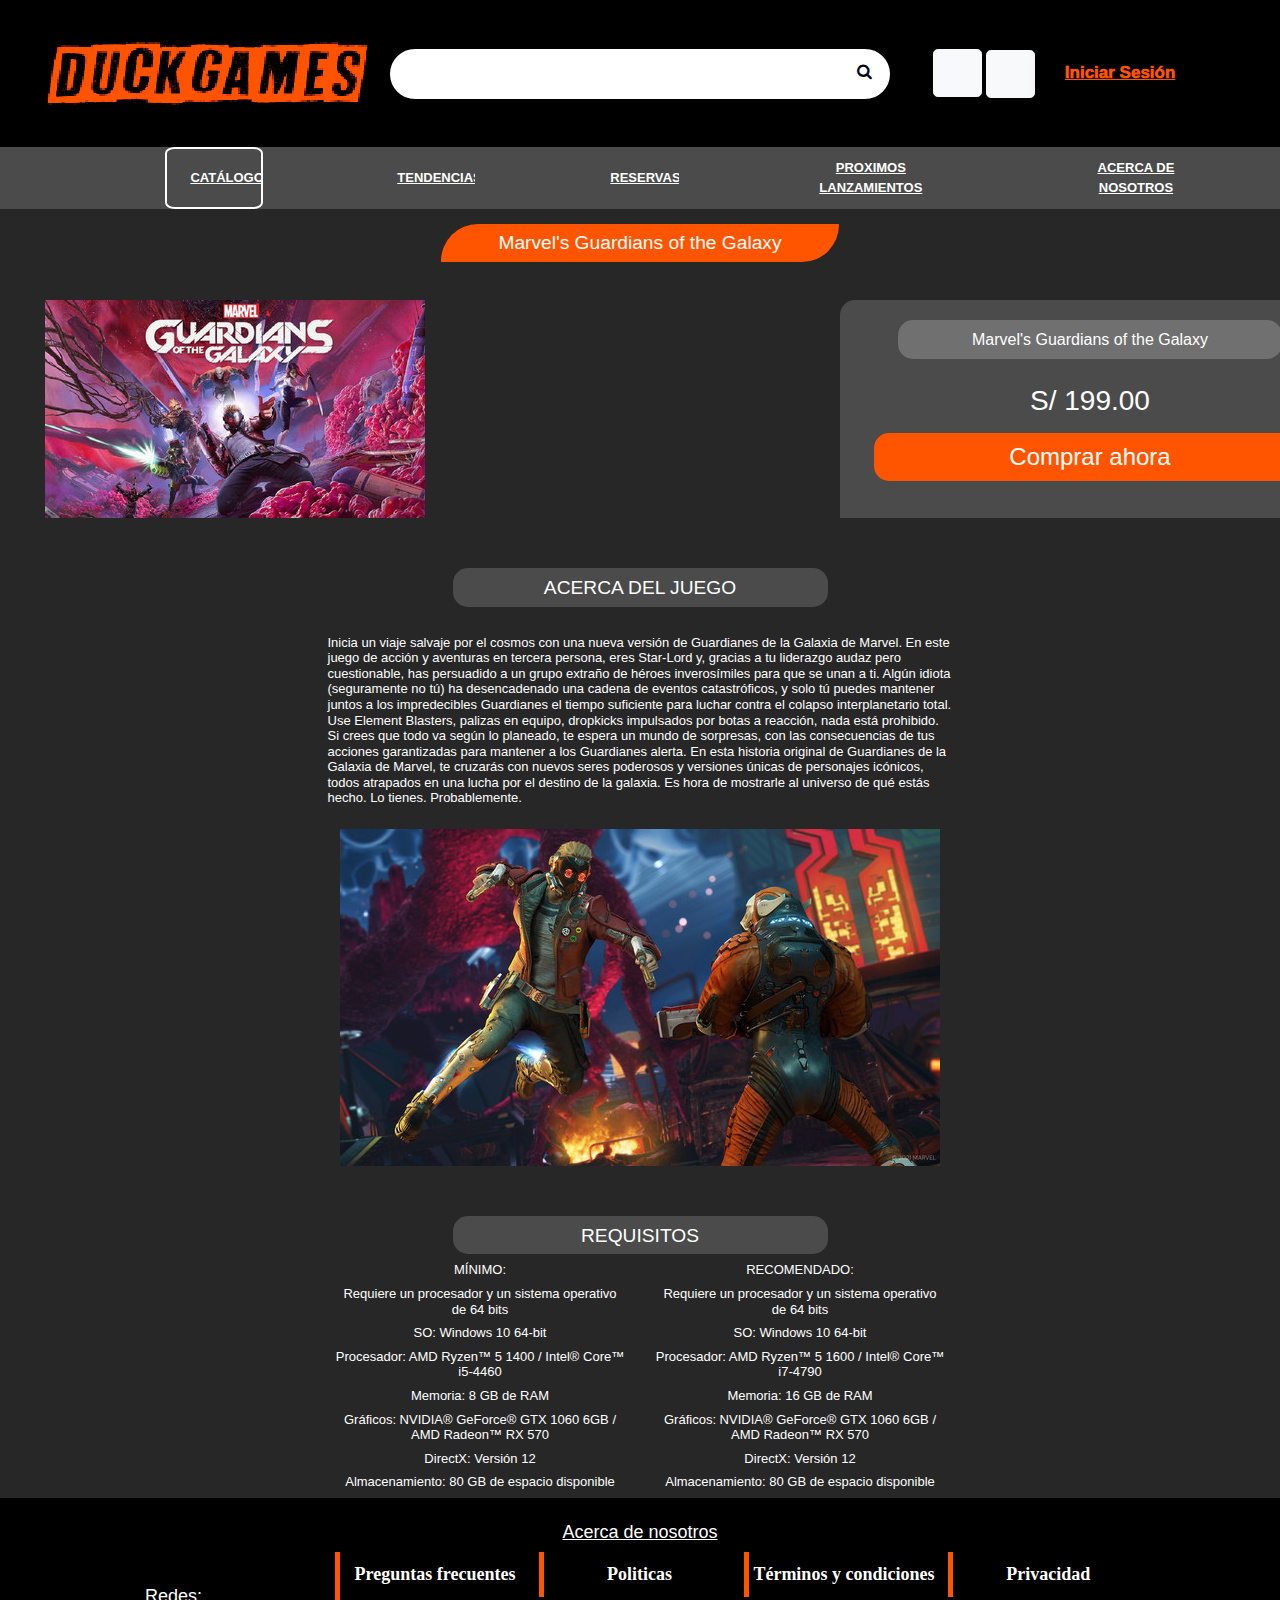
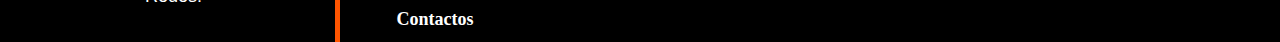
<file: producto-guardian.html>
<!DOCTYPE html>
<html lang="es">

<head>
    <meta charset="UTF-8">
    <meta http-equiv="X-UA-Compatible" content="IE=edge">
    <meta name="viewport" content="width=device-width, initial-scale=1.0">
    <link rel="stylesheet" href="https://cdn.jsdelivr.net/npm/bootstrap@4.3.1/dist/css/bootstrap.min.css"
        integrity="sha384-ggOyR0iXCbMQv3Xipma34MD+dH/1fQ784/j6cY/iJTQUOhcWr7x9JvoRxT2MZw1T" crossorigin="anonymous">
    <link rel="stylesheet" href="https://use.fontawesome.com/releases/v5.3.1/css/all.css"
        integrity="sha384-mzrmE5qonljUremFsqc01SB46JvROS7bZs3IO2EmfFsd15uHvIt+Y8vEf7N7fWAU" crossorigin="anonymous">
    <link rel="stylesheet" href="css/estilos.css">
    <link rel="stylesheet" href="https://stackpath.bootstrapcdn.com/font-awesome/4.7.0/css/font-awesome.min.css">
    <title>Pagina-Productos</title>
</head>

<body>
    <main class="container" id="contenedor">
        <header>
            <div class="row">
                <div id="logo" class="col-sm-12 col-md-12 col-lg-4">
                    <a href="index.html"><img src="img/Duckgames-logo.png" alt="Duckgames-logo"></a>
                </div>
                <div id="barra-busqueda" class="col-sm-12 col-md-12 col-lg-4">
                    <form action="">
                        <input type="search" required>
                        <i class="fa fa-search"></i>
                        <a href="javascript:void(0)" id="clear-btn">Clear</a>
                    </form>
                </div>

                <div class="col-sm-12 col-md-12 col-lg-4" id="inicio">
                    <a href="carrito.html"><button type="button"
                        class="btn btn-primary btn-floating btn-light btn-lg"><i
                            class="fas fa-shopping-cart"></i></button></a>
                    <button type="button" class="btn btn-primary btn-floating btn-light btn-lg"><i
                            class="fas fa-user"></i></button>
                    <button id="iniciosesion">Iniciar Sesión</button>
                </div>
            </div>
        </header>
        <div class="row">
            <div id="catalogo" class="col-md-12">
                <button class="navegador"
                style="border: 2px solid; border-color: white; border-radius: 10%;margin-left: 12%;">Catálogo</button>
            <button class="navegador"><a href="#tendencias" style="font-size: small;">Tendencias</a></button>
            <button class="navegador"><a href="En construccion.html" style="font-size: small;">Reservas</a></button>
            <button class="navegador"><a href="En construccion.html" style="font-size: small;">Proximos Lanzamientos</a></button>
            <button class="navegador"><a href="#tendencias" style="font-size: small;">Acerca de nosotros</a></button>

            </div>
        </div>
        <div class="row" style="background-color: #272727;">
            <div class="col-md-12" id="col-tendencias">
                <h1 id="tendencias">Marvel's Guardians of the Galaxy</h1>
            </div>
        </div>
        <div class="row" style="background-color: #272727;">

            <div class=" col-md-12 col-lg-6">
                <img src="img/marvel-s-guardians.jpg" alt="juego1" style="float: right; padding-right: 200px;margin-top: 30px;">
            </div>

            <div class="col-md-12 col-lg-6" style="background-color: #272727; float: left; padding-left: 200px;">

                <div class="info"
                    style="background-color: #4B4B4B; padding: 10px;min-height: 218px; border-radius:15px;margin-top: 30px;min-width: 500px">
                    <center>
                        <div class="info-titulo">
                            <h3 style="color: white; font-size: medium; padding: 10px;margin-top: 10px;">Marvel's Guardians of the Galaxy</h3>
                        </div>
                        <h3 style="color: white; padding-top: 5px; margin-top: 20px; margin-bottom: 0px;">S/ 199.00</h3>
                        <a href="carrito.html"><h1 id="comprar-ahora">Comprar ahora</h1></a>
                    </center>
                </div>
            </div>

        </div>
        <div class="row">
            <div class="col-md-12" id="col-tendencias" style="background-color: #272727;">
                <h1 id="titulo-gris" style="min-width: 30%;margin-top: 50px;">ACERCA DEL JUEGO</h1>
            </div>
        </div>
        <div class="row">
            <div class="col-md-12" style="background-color: #272727;">
                <h3 style="color: white; font-size: small;margin-left: 25%;margin-right: 25%;margin-top: 20px;">Inicia un viaje salvaje por el cosmos con una nueva versión de Guardianes de la Galaxia de Marvel. En este juego de acción y aventuras en tercera persona, eres Star-Lord y, gracias a tu liderazgo audaz pero cuestionable, has persuadido a un grupo extraño de héroes inverosímiles para que se unan a ti. Algún idiota (seguramente no tú) ha desencadenado una cadena de eventos catastróficos, y solo tú puedes mantener juntos a los impredecibles Guardianes el tiempo suficiente para luchar contra el colapso interplanetario total. Use Element Blasters, palizas en equipo, dropkicks impulsados ​​por botas a reacción, nada está prohibido. Si crees que todo va según lo planeado, te espera un mundo de sorpresas, con las consecuencias de tus acciones garantizadas para mantener a los Guardianes alerta. En esta historia original de Guardianes de la Galaxia de Marvel, te cruzarás con nuevos seres poderosos y versiones únicas de personajes icónicos, todos atrapados en una lucha por el destino de la galaxia. Es hora de mostrarle al universo de qué estás hecho. Lo tienes. Probablemente.</h3>

            </div>
        </div>
        <div class="row">

            <div class="col-md-12" style="background-color: #272727;">
                <center><img src="img/guarinfo.jpg" alt="d" style="margin-top: 15px;"></center>

            </div>
        </div>
        <div class="row">
            <div class="col-md-12" id="col-tendencias" style="background-color: #272727;">
                <h1 id="titulo-gris" style="min-width: 30%;margin-top: 50px;">REQUISITOS</h1>
            </div>
        </div>
        <div class="row">
            <div class="col-md-3" style="background-color: #272727;"></div>
            <div class="col-sm-12 col-md-3" style="background-color: #272727;">
                <center>
                    <h3 style="color: white; font-size: small;">MÍNIMO:</h3>
                    <h3 style="color: white; font-size: small;">Requiere un procesador y un sistema operativo de 64 bits
                    </h3>
                    <h3 style="color: white; font-size: small;">SO: Windows 10 64-bit</h3>
                    <h3 style="color: white; font-size: small;">Procesador: AMD Ryzen™ 5 1400 / Intel® Core™ i5-4460<h3>
                            <h3 style="color: white; font-size: small;">Memoria: 8 GB de RAM</h3>
                            <h3 style="color: white; font-size: small;">Gráficos: NVIDIA® GeForce® GTX 1060 6GB / AMD Radeon™ RX 570
                            </h3>
                            <h3 style="color: white; font-size: small;">DirectX: Versión 12</h3>
                            <h3 style="color: white; font-size: small;">Almacenamiento: 80 GB de espacio disponible</h3>
                </center>

            </div>
            <div class="col-sm-12 col-md-3" style="background-color: #272727;">
                <center>
                    <h3 style="color: white; font-size: small;">RECOMENDADO:</h3>
                    <h3 style="color: white; font-size: small;">Requiere un procesador y un sistema
                        operativo de 64 bits</h3>
                    <h3 style="color: white; font-size: small;">SO: Windows 10 64-bit</h3>
                    <h3 style="color: white; font-size: small;">Procesador: AMD Ryzen™ 5 1600 / Intel® Core™ i7-4790<h3>
                            <h3 style="color: white; font-size: small;">Memoria: 16 GB de RAM</h3>
                            <h3 style="color: white; font-size: small;">Gráficos: NVIDIA® GeForce® GTX 1060 6GB / AMD Radeon™ RX 570</h3>
                            <h3 style="color: white; font-size: small;">DirectX: Versión 12</h3>
                            <h3 style="color: white; font-size: small;">Almacenamiento: 80 GB de espacio disponible</h3>
                </center>
            </div>
            <div class="col-md-3" style="background-color: #272727;"></div>
        </div>
        <footer>
            <div class="row" style="background-color: black">
                <div class="col-md-12">
                    <br>
                    <h1 id="acerca">Acerca de nosotros</h1>
                </div>
            </div>
            <div class="row" style="background-color: black;">
                <div class="col-md-3 redes">
                    <h1 class="pie" style="font-size: large; color: white; margin-left: 100px;">Redes:</h1>
                    <i class="fab fa-facebook-f icon1"></i>
                    <i class="fab fa-twitter icon2"></i>
                    <i class="fab fa-instagram icon3"></i>
                    <i class="fab fa-youtube icon4"></i>
                </div>
                <div class="col-md-9">
                    <a href="En construccion.html"><button class="foo"> Preguntas frecuentes </button></a>
                    <a href="En construccion.html"><button class="foo"> Politicas </button></a>
                    <a href="En construccion.html"><button class="foo"> Términos y condiciones </button></a>
                    <a href="En construccion.html"><button class="foo"> Privacidad </button></a>
                    <a href="En construccion.html"><button class="foo"> Contactos </button></a>
                </div>
            </div>
        </footer>
    </main>


</body>

</html>
</file>
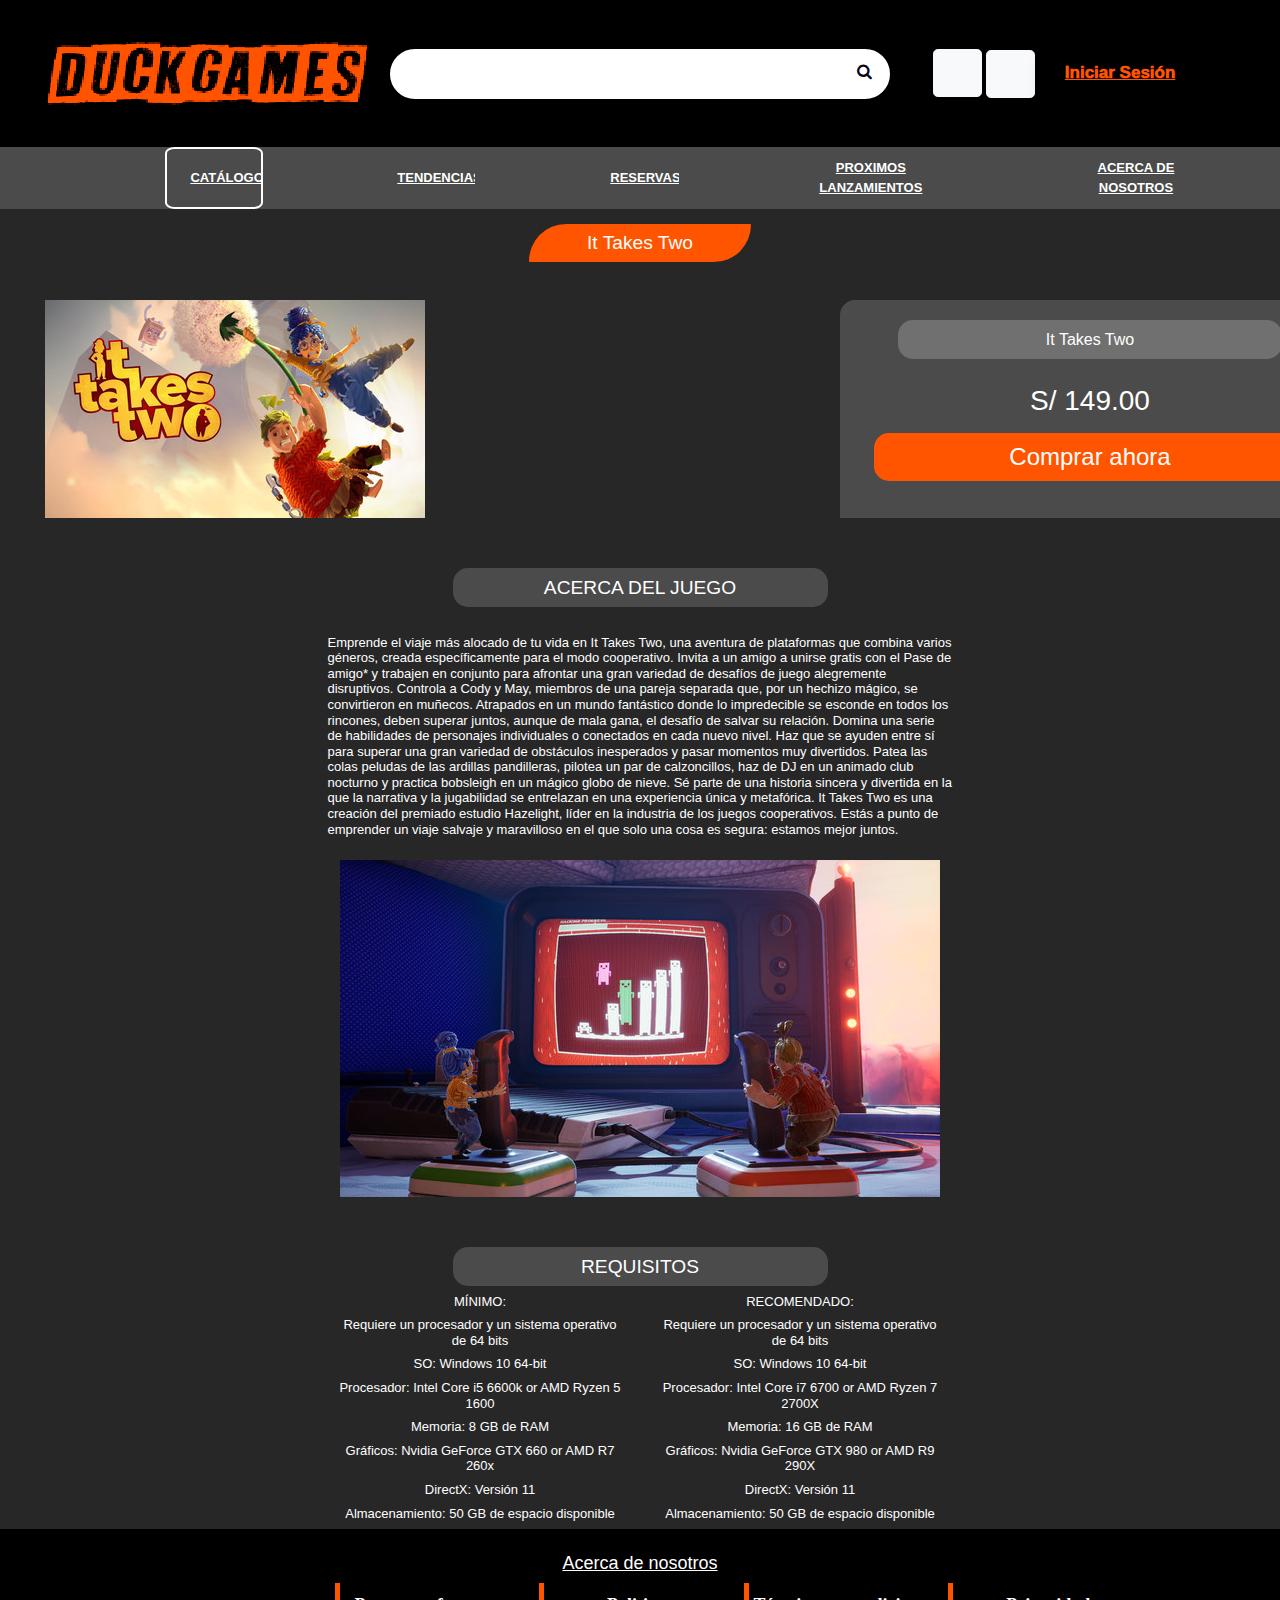
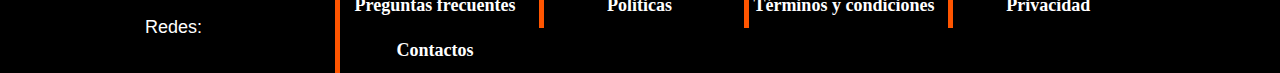
<file: producto-ittaketwo.html>
<!DOCTYPE html>
<html lang="es">

<head>
    <meta charset="UTF-8">
    <meta http-equiv="X-UA-Compatible" content="IE=edge">
    <meta name="viewport" content="width=device-width, initial-scale=1.0">
    <link rel="stylesheet" href="https://cdn.jsdelivr.net/npm/bootstrap@4.3.1/dist/css/bootstrap.min.css"
        integrity="sha384-ggOyR0iXCbMQv3Xipma34MD+dH/1fQ784/j6cY/iJTQUOhcWr7x9JvoRxT2MZw1T" crossorigin="anonymous">
    <link rel="stylesheet" href="https://use.fontawesome.com/releases/v5.3.1/css/all.css"
        integrity="sha384-mzrmE5qonljUremFsqc01SB46JvROS7bZs3IO2EmfFsd15uHvIt+Y8vEf7N7fWAU" crossorigin="anonymous">
    <link rel="stylesheet" href="css/estilos.css">
    <link rel="stylesheet" href="https://stackpath.bootstrapcdn.com/font-awesome/4.7.0/css/font-awesome.min.css">
    <title>Pagina-Productos</title>
</head>

<body>
    <main class="container" id="contenedor">
        <header>
            <div class="row">
                <div id="logo" class="col-sm-12 col-md-12 col-lg-4">
                    <a href="index.html"><img src="img/Duckgames-logo.png" alt="Duckgames-logo"></a>
                </div>
                <div id="barra-busqueda" class="col-sm-12 col-md-12 col-lg-4">
                    <form action="">
                        <input type="search" required>
                        <i class="fa fa-search"></i>
                        <a href="javascript:void(0)" id="clear-btn">Clear</a>
                    </form>
                </div>

                <div class="col-sm-12 col-md-12 col-lg-4" id="inicio">
                    <a href="carrito.html"><button type="button"
                        class="btn btn-primary btn-floating btn-light btn-lg"><i
                            class="fas fa-shopping-cart"></i></button></a>
                    <button type="button" class="btn btn-primary btn-floating btn-light btn-lg"><i
                            class="fas fa-user"></i></button>
                    <button id="iniciosesion">Iniciar Sesión</button>
                </div>
            </div>
        </header>
        <div class="row">
            <div id="catalogo" class="col-md-12">
                <button class="navegador"
                style="border: 2px solid; border-color: white; border-radius: 10%;margin-left: 12%;">Catálogo</button>
            <button class="navegador"><a href="#tendencias" style="font-size: small;">Tendencias</a></button>
            <button class="navegador"><a href="En construccion.html" style="font-size: small;">Reservas</a></button>
            <button class="navegador"><a href="En construccion.html" style="font-size: small;">Proximos Lanzamientos</a></button>
            <button class="navegador"><a href="#tendencias" style="font-size: small;">Acerca de nosotros</a></button>
            </div>
        </div>
        <div class="row" style="background-color: #272727;">
            <div class="col-md-12" id="col-tendencias">
                <h1 id="tendencias">It Takes Two</h1>
            </div>
        </div>
        <div class="row" style="background-color: #272727;">

            <div class=" col-md-12 col-lg-6">
                <img src="img/it-takes-two.jpg" alt="juego1"
                    style="float: right; padding-right: 200px;margin-top: 30px;">
            </div>

            <div class="col-md-12 col-lg-6" style="background-color: #272727; float: left; padding-left: 200px;">

                <div class="info"
                    style="background-color: #4B4B4B; padding: 10px;min-height: 218px; border-radius:15px;margin-top: 30px;min-width: 500px">
                    <center>
                        <div class="info-titulo">
                            <h3 style="color: white; font-size: medium; padding: 10px;margin-top: 10px;">It Takes Two</h3>
                        </div>
                        <h3 style="color: white; padding-top: 5px; margin-top: 20px; margin-bottom: 0px;">S/ 149.00</h3>
                        <a href="carrito.html"><h1 id="comprar-ahora">Comprar ahora</h1></a>
                    </center>
                </div>
            </div>

        </div>
        <div class="row">
            <div class="col-md-12" id="col-tendencias" style="background-color: #272727;">
                <h1 id="titulo-gris" style="min-width: 30%;margin-top: 50px;">ACERCA DEL JUEGO</h1>
            </div>
        </div>
        <div class="row">
            <div class="col-md-12" style="background-color: #272727;">
                <h3 style="color: white; font-size: small;margin-left: 25%;margin-right: 25%;margin-top: 20px;">Emprende
                    el viaje más alocado de tu vida en It Takes Two, una aventura de plataformas que combina varios
                    géneros, creada específicamente para el modo cooperativo. Invita a un amigo a unirse gratis con el
                    Pase de amigo* y trabajen en conjunto para afrontar una gran variedad de desafíos de juego
                    alegremente disruptivos. Controla a Cody y May, miembros de una pareja separada que, por un hechizo
                    mágico, se convirtieron en muñecos. Atrapados en un mundo fantástico donde lo impredecible se
                    esconde en todos los rincones, deben superar juntos, aunque de mala gana, el desafío de salvar su
                    relación.

                    Domina una serie de habilidades de personajes individuales o conectados en cada nuevo nivel. Haz que
                    se ayuden entre sí para superar una gran variedad de obstáculos inesperados y pasar momentos muy
                    divertidos. Patea las colas peludas de las ardillas pandilleras, pilotea un par de calzoncillos, haz
                    de DJ en un animado club nocturno y practica bobsleigh en un mágico globo de nieve. Sé parte de una
                    historia sincera y divertida en la que la narrativa y la jugabilidad se entrelazan en una
                    experiencia única y metafórica.

                    It Takes Two es una creación del premiado estudio Hazelight, líder en la industria de los juegos
                    cooperativos. Estás a punto de emprender un viaje salvaje y maravilloso en el que solo una cosa es
                    segura: estamos mejor juntos.</h3>

            </div>
        </div>
        <div class="row">

            <div class="col-md-12" style="background-color: #272727;">
                <center><img src="img/itinfo.jpg" alt="d" style="margin-top: 15px;"></center>

            </div>
        </div>
        <div class="row">
            <div class="col-md-12" id="col-tendencias" style="background-color: #272727;">
                <h1 id="titulo-gris" style="min-width: 30%;margin-top: 50px;">REQUISITOS</h1>
            </div>
        </div>
        <div class="row">
            <div class="col-md-3" style="background-color: #272727;"></div>
            <div class="col-sm-12 col-md-3" style="background-color: #272727;">
                <center>
                    <h3 style="color: white; font-size: small;">MÍNIMO:</h3>
                    <h3 style="color: white; font-size: small;">Requiere un procesador y un sistema operativo de 64 bits
                    </h3>
                    <h3 style="color: white; font-size: small;">SO: Windows 10 64-bit</h3>
                    <h3 style="color: white; font-size: small;">Procesador: Intel Core i5 6600k or AMD Ryzen 5 1600<h3>
                            <h3 style="color: white; font-size: small;">Memoria: 8 GB de RAM</h3>
                            <h3 style="color: white; font-size: small;">Gráficos: Nvidia GeForce GTX 660 or AMD R7 260x
                            </h3>
                            <h3 style="color: white; font-size: small;">DirectX: Versión 11</h3>
                            <h3 style="color: white; font-size: small;">Almacenamiento: 50 GB de espacio disponible</h3>
                </center>

            </div>
            <div class="col-sm-12 col-md-3" style="background-color: #272727;">
                <center>
                    <h3 style="color: white; font-size: small;">RECOMENDADO:</h3>
                    <h3 style="color: white; font-size: small;">Requiere un procesador y un sistema
                        operativo de 64 bits</h3>
                    <h3 style="color: white; font-size: small;">SO: Windows 10 64-bit</h3>
                    <h3 style="color: white; font-size: small;">Procesador: Intel Core i7 6700 or AMD Ryzen 7 2700X<h3>
                            <h3 style="color: white; font-size: small;">Memoria: 16 GB de RAM</h3>
                            <h3 style="color: white; font-size: small;">Gráficos: Nvidia GeForce GTX 980 or AMD R9 290X
                            </h3>
                            <h3 style="color: white; font-size: small;">DirectX: Versión 11</h3>
                            <h3 style="color: white; font-size: small;">Almacenamiento: 50 GB de espacio disponible</h3>
                </center>
            </div>
            <div class="col-md-3" style="background-color: #272727;"></div>
        </div>
        <footer>
            <div class="row" style="background-color: black">
                <div class="col-md-12">
                    <br>
                    <h1 id="acerca">Acerca de nosotros</h1>
                </div>
            </div>
            <div class="row" style="background-color: black;">
                <div class="col-md-3 redes">
                    <h1 class="pie" style="font-size: large; color: white; margin-left: 100px;">Redes:</h1>
                    <i class="fab fa-facebook-f icon1"></i>
                    <i class="fab fa-twitter icon2"></i>
                    <i class="fab fa-instagram icon3"></i>
                    <i class="fab fa-youtube icon4"></i>
                </div>
                <div class="col-md-9">
                    <a href="En construccion.html"><button class="foo"> Preguntas frecuentes </button></a>
                    <a href="En construccion.html"><button class="foo"> Politicas </button></a>
                    <a href="En construccion.html"><button class="foo"> Términos y condiciones </button></a>
                    <a href="En construccion.html"><button class="foo"> Privacidad </button></a>
                    <a href="En construccion.html"><button class="foo"> Contactos </button></a>
                </div>
            </div>
        </footer>
    </main>


</body>

</html>
</file>
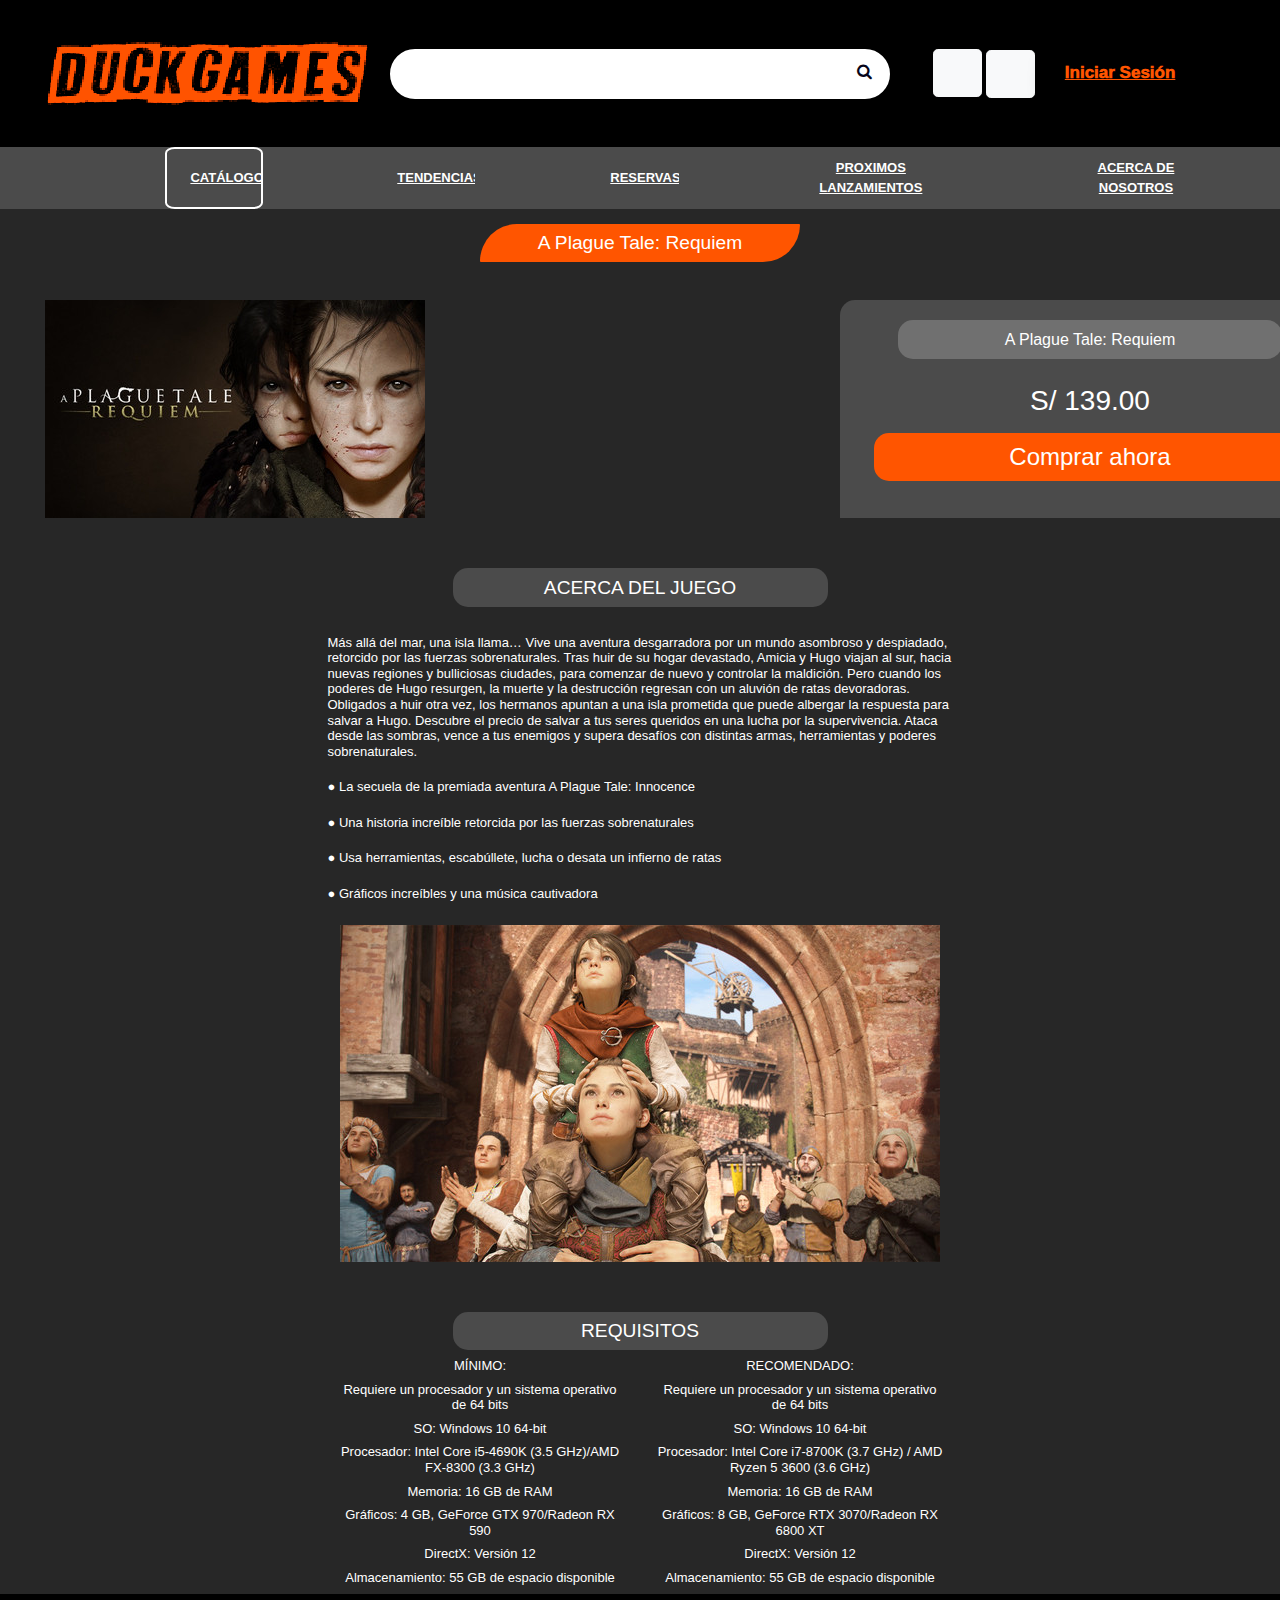
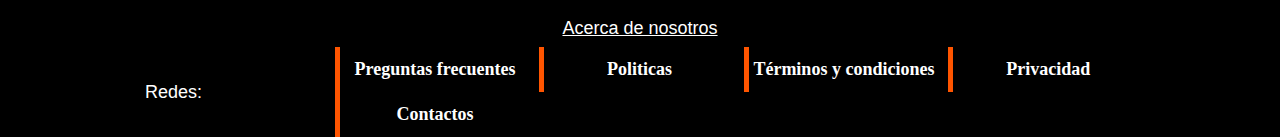
<file: producto-plague.html>
<!DOCTYPE html>
<html lang="es">

<head>
    <meta charset="UTF-8">
    <meta http-equiv="X-UA-Compatible" content="IE=edge">
    <meta name="viewport" content="width=device-width, initial-scale=1.0">
    <link rel="stylesheet" href="https://cdn.jsdelivr.net/npm/bootstrap@4.3.1/dist/css/bootstrap.min.css"
        integrity="sha384-ggOyR0iXCbMQv3Xipma34MD+dH/1fQ784/j6cY/iJTQUOhcWr7x9JvoRxT2MZw1T" crossorigin="anonymous">
    <link rel="stylesheet" href="https://use.fontawesome.com/releases/v5.3.1/css/all.css"
        integrity="sha384-mzrmE5qonljUremFsqc01SB46JvROS7bZs3IO2EmfFsd15uHvIt+Y8vEf7N7fWAU" crossorigin="anonymous">
    <link rel="stylesheet" href="css/estilos.css">
    <link rel="stylesheet" href="https://stackpath.bootstrapcdn.com/font-awesome/4.7.0/css/font-awesome.min.css">
    <title>Pagina-Productos</title>
</head>

<body>
    <main class="container" id="contenedor">
        <header>
            <div class="row">
                <div id="logo" class="col-sm-12 col-md-12 col-lg-4">
                    <a href="index.html"><img src="img/Duckgames-logo.png" alt="Duckgames-logo"></a>
                </div>
                <div id="barra-busqueda" class="col-sm-12 col-md-12 col-lg-4">
                    <form action="">
                        <input type="search" required>
                        <i class="fa fa-search"></i>
                        <a href="javascript:void(0)" id="clear-btn">Clear</a>
                    </form>
                </div>

                <div class="col-sm-12 col-md-12 col-lg-4" id="inicio">
                    <a href="carrito.html"><button type="button"
                        class="btn btn-primary btn-floating btn-light btn-lg"><i
                            class="fas fa-shopping-cart"></i></button></a>
                    <button type="button" class="btn btn-primary btn-floating btn-light btn-lg"><i
                            class="fas fa-user"></i></button>
                    <button id="iniciosesion">Iniciar Sesión</button>
                </div>
            </div>
        </header>
        <div class="row">
            <div id="catalogo" class="col-md-12">
                <button class="navegador"
                style="border: 2px solid; border-color: white; border-radius: 10%;margin-left: 12%;">Catálogo</button>
            <button class="navegador"><a href="#tendencias" style="font-size: small;">Tendencias</a></button>
            <button class="navegador"><a href="En construccion.html" style="font-size: small;">Reservas</a></button>
            <button class="navegador"><a href="En construccion.html" style="font-size: small;">Proximos Lanzamientos</a></button>
            <button class="navegador"><a href="#tendencias" style="font-size: small;">Acerca de nosotros</a></button>

            </div>
        </div>
        <div class="row" style="background-color: #272727;">
            <div class="col-md-12" id="col-tendencias">
                <h1 id="tendencias">A Plague Tale: Requiem</h1>
            </div>
        </div>
        <div class="row" style="background-color: #272727;">

            <div class=" col-md-12 col-lg-6">
                <img src="img/plague.jpg" alt="juego1" style="float: right; padding-right: 200px;margin-top: 30px;">
            </div>

            <div class="col-md-12 col-lg-6" style="background-color: #272727; float: left; padding-left: 200px;">

                <div class="info"
                    style="background-color: #4B4B4B; padding: 10px;min-height: 218px; border-radius:15px;margin-top: 30px;min-width: 500px">
                    <center>
                        <div class="info-titulo">
                            <h3 style="color: white; font-size: medium; padding: 10px;margin-top: 10px;">A Plague Tale: Requiem</h3>
                        </div>
                        <h3 style="color: white; padding-top: 5px; margin-top: 20px; margin-bottom: 0px;">S/ 139.00</h3>
                        <a href="carrito.html"><h1 id="comprar-ahora">Comprar ahora</h1></a>
                    </center>
                </div>
            </div>

        </div>
        <div class="row">
            <div class="col-md-12" id="col-tendencias" style="background-color: #272727;">
                <h1 id="titulo-gris" style="min-width: 30%;margin-top: 50px;">ACERCA DEL JUEGO</h1>
            </div>
        </div>
        <div class="row">
            <div class="col-md-12" style="background-color: #272727;">
                <h3 style="color: white; font-size: small;margin-left: 25%;margin-right: 25%;margin-top: 20px;">Más allá del mar, una isla llama…
                    Vive una aventura desgarradora por un mundo asombroso y despiadado, retorcido por las fuerzas sobrenaturales.
                    
                    Tras huir de su hogar devastado, Amicia y Hugo viajan al sur, hacia nuevas regiones y bulliciosas ciudades, para comenzar de nuevo y controlar la maldición.
                    
                    Pero cuando los poderes de Hugo resurgen, la muerte y la destrucción regresan con un aluvión de ratas devoradoras. Obligados a huir otra vez, los hermanos apuntan a una isla prometida que puede albergar la respuesta para salvar a Hugo.
                    
                    Descubre el precio de salvar a tus seres queridos en una lucha por la supervivencia. Ataca desde las sombras, vence a tus enemigos y supera desafíos con distintas armas, herramientas y poderes sobrenaturales.</h3>
                <h3 style="color: white; font-size: small;margin-left: 25%;margin-right: 25%;margin-top: 20px;">● La secuela de la premiada aventura A Plague Tale: Innocence</h3>
                <h3 style="color: white; font-size: small;margin-left: 25%;margin-right: 25%;margin-top: 20px;"> ● Una historia increíble retorcida por las fuerzas sobrenaturales</h3>
                <h3 style="color: white; font-size: small;margin-left: 25%;margin-right: 25%;margin-top: 20px;"> ● Usa herramientas, escabúllete, lucha o desata un infierno de ratas</h3>
                <h3 style="color: white; font-size: small;margin-left: 25%;margin-right: 25%;margin-top: 20px;"> ● Gráficos increíbles y una música cautivadora</h3>

            </div>
        </div>
        <div class="row">

            <div class="col-md-12" style="background-color: #272727;">
                <center><img src="img/plagueinfo.jpg" alt="d" style="margin-top: 15px;"></center>

            </div>
        </div>
        <div class="row">
            <div class="col-md-12" id="col-tendencias" style="background-color: #272727;">
                <h1 id="titulo-gris" style="min-width: 30%;margin-top: 50px;">REQUISITOS</h1>
            </div>
        </div>
        <div class="row">
            <div class="col-md-3" style="background-color: #272727;"></div>
            <div class="col-sm-12 col-md-3" style="background-color: #272727;">
                <center>
                    <h3 style="color: white; font-size: small;">MÍNIMO:</h3>
                    <h3 style="color: white; font-size: small;">Requiere un procesador y un sistema operativo de 64 bits
                    </h3>
                    <h3 style="color: white; font-size: small;">SO: Windows 10 64-bit</h3>
                    <h3 style="color: white; font-size: small;">Procesador: Intel Core i5-4690K (3.5 GHz)/AMD FX-8300 (3.3 GHz)<h3>
                            <h3 style="color: white; font-size: small;">Memoria: 16 GB de RAM</h3>
                            <h3 style="color: white; font-size: small;">Gráficos: 4 GB, GeForce GTX 970/Radeon RX 590
                            </h3>
                            <h3 style="color: white; font-size: small;">DirectX: Versión 12</h3>
                            <h3 style="color: white; font-size: small;">Almacenamiento: 55 GB de espacio disponible</h3>
                </center>

            </div>
            <div class="col-sm-12 col-md-3" style="background-color: #272727;">
                <center>
                    <h3 style="color: white; font-size: small;">RECOMENDADO:</h3>
                    <h3 style="color: white; font-size: small;">Requiere un procesador y un sistema
                        operativo de 64 bits</h3>
                    <h3 style="color: white; font-size: small;">SO: Windows 10 64-bit</h3>
                    <h3 style="color: white; font-size: small;">Procesador: Intel Core i7-8700K (3.7 GHz) / AMD Ryzen 5 3600 (3.6 GHz)<h3>
                            <h3 style="color: white; font-size: small;">Memoria: 16 GB de RAM</h3>
                            <h3 style="color: white; font-size: small;">Gráficos: 8 GB, GeForce RTX 3070/Radeon RX 6800 XT</h3>
                            <h3 style="color: white; font-size: small;">DirectX: Versión 12</h3>
                            <h3 style="color: white; font-size: small;">Almacenamiento: 55 GB de espacio disponible</h3>
                </center>
            </div>
            <div class="col-md-3" style="background-color: #272727;"></div>
        </div>
        <footer>
            <div class="row" style="background-color: black">
                <div class="col-md-12">
                    <br>
                    <h1 id="acerca">Acerca de nosotros</h1>
                </div>
            </div>
            <div class="row" style="background-color: black;">
                <div class="col-md-3 redes">
                    <h1 class="pie" style="font-size: large; color: white; margin-left: 100px;">Redes:</h1>
                    <i class="fab fa-facebook-f icon1"></i>
                    <i class="fab fa-twitter icon2"></i>
                    <i class="fab fa-instagram icon3"></i>
                    <i class="fab fa-youtube icon4"></i>
                </div>
                <div class="col-md-9">
                    <a href="En construccion.html"><button class="foo"> Preguntas frecuentes </button></a>
                    <a href="En construccion.html"><button class="foo"> Politicas </button></a>
                    <a href="En construccion.html"><button class="foo"> Términos y condiciones </button></a>
                    <a href="En construccion.html"><button class="foo"> Privacidad </button></a>
                    <a href="En construccion.html"><button class="foo"> Contactos </button></a>
                </div>
            </div>
        </footer>
    </main>


</body>

</html>
</file>
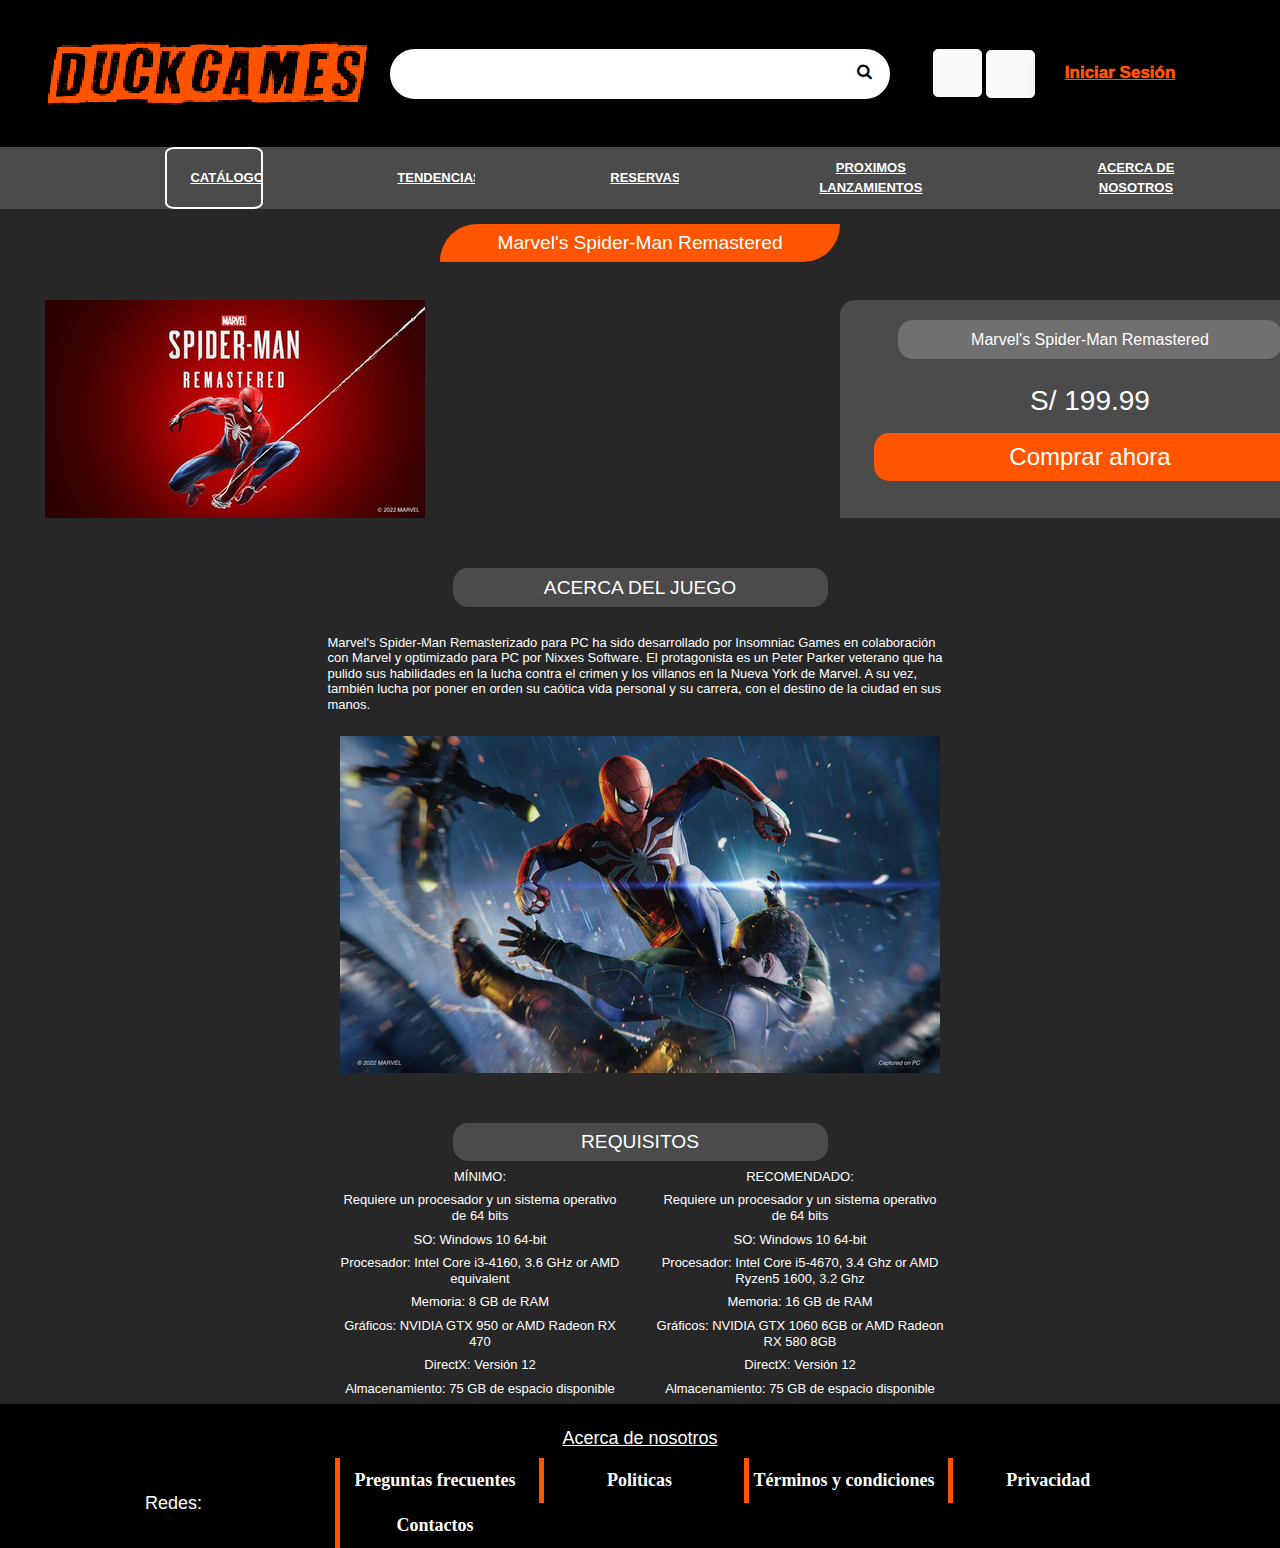
<file: producto-spiderman.html>
<!DOCTYPE html>
<html lang="es">

<head>
    <meta charset="UTF-8">
    <meta http-equiv="X-UA-Compatible" content="IE=edge">
    <meta name="viewport" content="width=device-width, initial-scale=1.0">
    <link rel="stylesheet" href="https://cdn.jsdelivr.net/npm/bootstrap@4.3.1/dist/css/bootstrap.min.css"
        integrity="sha384-ggOyR0iXCbMQv3Xipma34MD+dH/1fQ784/j6cY/iJTQUOhcWr7x9JvoRxT2MZw1T" crossorigin="anonymous">
    <link rel="stylesheet" href="https://use.fontawesome.com/releases/v5.3.1/css/all.css"
        integrity="sha384-mzrmE5qonljUremFsqc01SB46JvROS7bZs3IO2EmfFsd15uHvIt+Y8vEf7N7fWAU" crossorigin="anonymous">
    <link rel="stylesheet" href="css/estilos.css">
    <link rel="stylesheet" href="https://stackpath.bootstrapcdn.com/font-awesome/4.7.0/css/font-awesome.min.css">
    <title>Pagina-Productos</title>
</head>

<body>
    <main class="container" id="contenedor">
        <header>
            <div class="row">
                <div id="logo" class="col-sm-12 col-md-12 col-lg-4">
                    <a href="index.html"><img src="img/Duckgames-logo.png" alt="Duckgames-logo"></a>
                </div>
                <div id="barra-busqueda" class="col-sm-12 col-md-12 col-lg-4">
                    <form action="">
                        <input type="search" required>
                        <i class="fa fa-search"></i>
                        <a href="javascript:void(0)" id="clear-btn">Clear</a>
                    </form>
                </div>

                <div class="col-sm-12 col-md-12 col-lg-4" id="inicio">
                    <a href="carrito.html"><button type="button"
                        class="btn btn-primary btn-floating btn-light btn-lg"><i
                            class="fas fa-shopping-cart"></i></button></a>
                    <button type="button" class="btn btn-primary btn-floating btn-light btn-lg"><i
                            class="fas fa-user"></i></button>
                    <button id="iniciosesion">Iniciar Sesión</button>
                </div>
            </div>
        </header>
        <div class="row">
            <div id="catalogo" class="col-md-12">
                <button class="navegador"
                style="border: 2px solid; border-color: white; border-radius: 10%;margin-left: 12%;">Catálogo</button>
            <button class="navegador"><a href="#tendencias" style="font-size: small;">Tendencias</a></button>
            <button class="navegador"><a href="En construccion.html" style="font-size: small;">Reservas</a></button>
            <button class="navegador"><a href="En construccion.html" style="font-size: small;">Proximos Lanzamientos</a></button>
            <button class="navegador"><a href="#tendencias" style="font-size: small;">Acerca de nosotros</a></button>

            </div>
        </div>
        <div class="row" style="background-color: #272727;">
            <div class="col-md-12" id="col-tendencias">
                <h1 id="tendencias">Marvel's Spider-Man Remastered</h1>
            </div>
        </div>
        <div class="row" style="background-color: #272727;">

            <div class=" col-md-12 col-lg-6">
                <img src="img/spider-man.jpg" alt="juego1" style="float: right; padding-right: 200px;margin-top: 30px;">
            </div>

            <div class="col-md-12 col-lg-6" style="background-color: #272727; float: left; padding-left: 200px;">

                <div class="info"
                    style="background-color: #4B4B4B; padding: 10px;min-height: 218px; border-radius:15px;margin-top: 30px;min-width: 500px">
                    <center>
                        <div class="info-titulo">
                            <h3 style="color: white; font-size: medium; padding: 10px;margin-top: 10px;">Marvel's
                                Spider-Man
                                Remastered</h3>
                        </div>
                        <h3 style="color: white; padding-top: 5px; margin-top: 20px; margin-bottom: 0px;">S/ 199.99</h3>
                        <a href="carrito.html"><h1 id="comprar-ahora">Comprar ahora</h1></a>
                    </center>
                </div>
            </div>

        </div>
        <div class="row">
            <div class="col-md-12" id="col-tendencias" style="background-color: #272727;">
                <h1 id="titulo-gris" style="min-width: 30%;margin-top: 50px;">ACERCA DEL JUEGO</h1>
            </div>
        </div>
        <div class="row">
            <div class="col-md-12" style="background-color: #272727;">
                <h3 style="color: white; font-size: small;margin-left: 25%;margin-right: 25%;margin-top: 20px;">Marvel's
                    Spider-Man Remasterizado para PC ha sido desarrollado por Insomniac Games en colaboración con Marvel
                    y optimizado para PC por Nixxes Software. El protagonista es un Peter Parker veterano que ha pulido
                    sus habilidades en la lucha contra el crimen y los villanos en la Nueva York de Marvel. A su vez,
                    también lucha por poner en orden su caótica vida personal y su carrera, con el destino de la ciudad
                    en sus manos.</h3>
            </div>
        </div>
        <div class="row">

            <div class="col-md-12" style="background-color: #272727;">
                <center><img src="img/spiderinfo.jpg" alt="d" style="margin-top: 15px;"></center>

            </div>
        </div>
        <div class="row">
            <div class="col-md-12" id="col-tendencias" style="background-color: #272727;">
                <h1 id="titulo-gris" style="min-width: 30%;margin-top: 50px;">REQUISITOS</h1>
            </div>
        </div>
        <div class="row">
            <div class="col-md-3" style="background-color: #272727;"></div>
            <div class="col-sm-12 col-md-3" style="background-color: #272727;">
                <center>
                    <h3 style="color: white; font-size: small;">MÍNIMO:</h3>
                    <h3 style="color: white; font-size: small;">Requiere un procesador y un sistema operativo de 64 bits
                    </h3>
                    <h3 style="color: white; font-size: small;">SO: Windows 10 64-bit</h3>
                    <h3 style="color: white; font-size: small;">Procesador: Intel Core i3-4160, 3.6 GHz or AMD
                        equivalent<h3>
                            <h3 style="color: white; font-size: small;">Memoria: 8 GB de RAM</h3>
                            <h3 style="color: white; font-size: small;">Gráficos: NVIDIA GTX 950 or AMD Radeon RX 470
                            </h3>
                            <h3 style="color: white; font-size: small;">DirectX: Versión 12</h3>
                            <h3 style="color: white; font-size: small;">Almacenamiento: 75 GB de espacio disponible</h3>
                </center>

            </div>
            <div class="col-sm-12 col-md-3" style="background-color: #272727;">
                <center>
                    <h3 style="color: white; font-size: small;">RECOMENDADO:</h3>
                    <h3 style="color: white; font-size: small;">Requiere un procesador y un sistema
                        operativo de 64 bits</h3>
                    <h3 style="color: white; font-size: small;">SO: Windows 10 64-bit</h3>
                    <h3 style="color: white; font-size: small;">Procesador: Intel Core i5-4670, 3.4
                        Ghz or
                        AMD Ryzen5 1600, 3.2 Ghz<h3>
                            <h3 style="color: white; font-size: small;">Memoria: 16 GB de RAM</h3>
                            <h3 style="color: white; font-size: small;">Gráficos: NVIDIA GTX 1060 6GB
                                or
                                AMD Radeon RX 580 8GB</h3>
                            <h3 style="color: white; font-size: small;">DirectX: Versión 12</h3>
                            <h3 style="color: white; font-size: small;">Almacenamiento: 75 GB de
                                espacio
                                disponible</h3>
                </center>
            </div>
            <div class="col-md-3" style="background-color: #272727;"></div>
        </div>
        <footer>
            <div class="row" style="background-color: black">
                <div class="col-md-12">
                    <br>
                    <h1 id="acerca">Acerca de nosotros</h1>
                </div>
            </div>
            <div class="row" style="background-color: black;">
                <div class="col-md-3 redes">
                    <h1 class="pie" style="font-size: large; color: white; margin-left: 100px;">Redes:</h1>
                    <i class="fab fa-facebook-f icon1"></i>
                    <i class="fab fa-twitter icon2"></i>
                    <i class="fab fa-instagram icon3"></i>
                    <i class="fab fa-youtube icon4"></i>
                </div>
                <div class="col-md-9">
                    <a href="En construccion.html"><button class="foo"> Preguntas frecuentes </button></a>
                    <a href="En construccion.html"><button class="foo"> Politicas </button></a>
                    <a href="En construccion.html"><button class="foo"> Términos y condiciones </button></a>
                    <a href="En construccion.html"><button class="foo"> Privacidad </button></a>
                    <a href="En construccion.html"><button class="foo"> Contactos </button></a>
                </div>
            </div>
        </footer>
    </main>


</body>

</html>
</file>
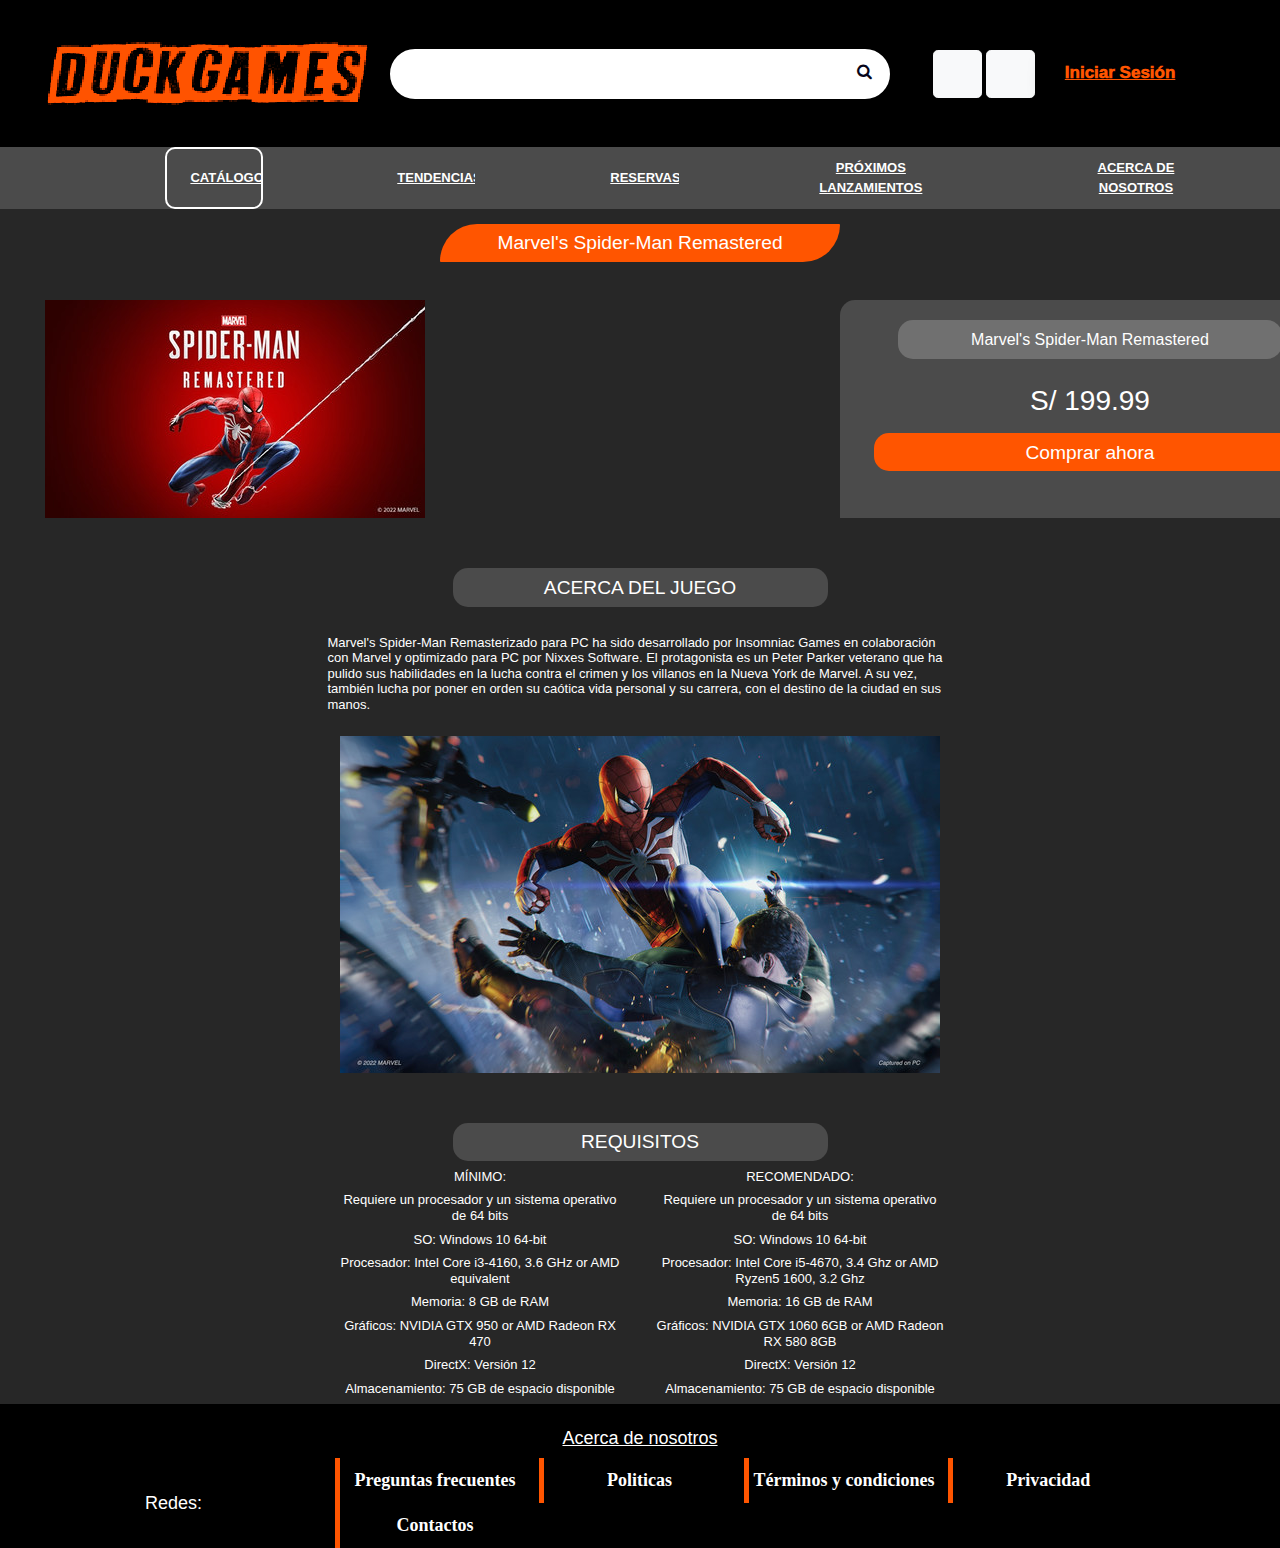
<file: productos.html>
<!DOCTYPE html>
<html lang="es">

<head>
    <meta charset="UTF-8">
    <meta http-equiv="X-UA-Compatible" content="IE=edge">
    <meta name="viewport" content="width=device-width, initial-scale=1.0">
    <link rel="stylesheet" href="https://cdn.jsdelivr.net/npm/bootstrap@4.3.1/dist/css/bootstrap.min.css"
        integrity="sha384-ggOyR0iXCbMQv3Xipma34MD+dH/1fQ784/j6cY/iJTQUOhcWr7x9JvoRxT2MZw1T" crossorigin="anonymous">
    <link rel="stylesheet" href="https://use.fontawesome.com/releases/v5.3.1/css/all.css"
        integrity="sha384-mzrmE5qonljUremFsqc01SB46JvROS7bZs3IO2EmfFsd15uHvIt+Y8vEf7N7fWAU" crossorigin="anonymous">
    <link rel="stylesheet" href="css/estilos.css">
    <link rel="stylesheet" href="https://stackpath.bootstrapcdn.com/font-awesome/4.7.0/css/font-awesome.min.css">
    <title>Pagina-Productos</title>
</head>

<body>
    <main class="container" id="contenedor">
        <header>
            <div class="row">
                <div id="logo" class="col-sm-12 col-md-12 col-lg-4">
                    <img src="img/Duckgames-logo.png" alt="Duckgames-logo">
                </div>
                <div id="barra-busqueda" class="col-sm-12 col-md-12 col-lg-4">
                    <form action="">
                        <input type="search" required>
                        <i class="fa fa-search"></i>
                        <a href="javascript:void(0)" id="clear-btn">Clear</a>
                    </form>
                </div>

                <div class="col-sm-12 col-md-12 col-lg-4" id="inicio">
                    <button type="button" class="btn btn-primary btn-floating btn-light btn-lg"><i
                            class="fas fa-shopping-cart"></i></button>
                    <button type="button" class="btn btn-primary btn-floating btn-light btn-lg"><i
                            class="fas fa-user"></i></button>
                    <button id="iniciosesion">Iniciar Sesión</button>
                </div>
            </div>
        </header>
        <div class="row">
            <div id="catalogo" class="col-md-12">
                <button class="navegador"
                    style="border: 2px solid; border-color: white; border-radius: 10px;margin-left: 12%;">Catálogo</button>
                <button class="navegador">Tendencias</button>
                <button class="navegador">Reservas</button>
                <button class="navegador">Próximos lanzamientos</button>
                <button class="navegador">Acerca de nosotros</button>

            </div>
        </div>
        <div class="row" style="background-color: #272727;">
            <div class="col-md-12" id="col-tendencias">
                <h1 id="tendencias">Marvel's Spider-Man Remastered</h1>
            </div>
        </div>
        <div class="row" style="background-color: #272727;">

            <div class=" col-md-12 col-lg-6">
                <img src="img/spider-man.jpg" alt="juego1" style="float: right; padding-right: 200px;margin-top: 30px;">
            </div>

            <div class="col-md-12 col-lg-6" style="background-color: #272727; float: left; padding-left: 200px;">

                <div class="info"
                    style="background-color: #4B4B4B; padding: 10px;min-height: 218px; border-radius:15px;margin-top: 30px;min-width: 500px">
                    <center>
                        <div class="info-titulo">
                            <h3 style="color: white; font-size: medium; padding: 10px;margin-top: 10px;">Marvel's
                                Spider-Man
                                Remastered</h3>
                        </div>
                        <h3 style="color: white; padding-top: 5px; margin-top: 20px; margin-bottom: 0px;">S/ 199.99</h3>
                        <h1 id="comprar-ahora">Comprar ahora</h1>
                    </center>
                </div>
            </div>

        </div>
        <div class="row">
            <div class="col-md-12" id="col-tendencias" style="background-color: #272727;">
                <h1 id="titulo-gris" style="min-width: 30%;margin-top: 50px;">ACERCA DEL JUEGO</h1>
            </div>
        </div>
        <div class="row">
            <div class="col-md-12" style="background-color: #272727;">
                <h3 style="color: white; font-size: small;margin-left: 25%;margin-right: 25%;margin-top: 20px;">Marvel's
                    Spider-Man Remasterizado para PC ha sido desarrollado por Insomniac Games en colaboración con Marvel
                    y optimizado para PC por Nixxes Software. El protagonista es un Peter Parker veterano que ha pulido
                    sus habilidades en la lucha contra el crimen y los villanos en la Nueva York de Marvel. A su vez,
                    también lucha por poner en orden su caótica vida personal y su carrera, con el destino de la ciudad
                    en sus manos.</h3>
            </div>
        </div>
        <div class="row">

            <div class="col-md-12" style="background-color: #272727;">
                <center><img src="img/spiderinfo.jpg" alt="d" style="margin-top: 15px;"></center>

            </div>
        </div>
        <div class="row">
            <div class="col-md-12" id="col-tendencias" style="background-color: #272727;">
                <h1 id="titulo-gris" style="min-width: 30%;margin-top: 50px;">REQUISITOS</h1>
            </div>
        </div>
        <div class="row">
            <div class="col-md-3" style="background-color: #272727;"></div>
            <div class="col-sm-12 col-md-3" style="background-color: #272727;">
                <center>
                    <h3 style="color: white; font-size: small;">MÍNIMO:</h3>
                    <h3 style="color: white; font-size: small;">Requiere un procesador y un sistema operativo de 64 bits
                    </h3>
                    <h3 style="color: white; font-size: small;">SO: Windows 10 64-bit</h3>
                    <h3 style="color: white; font-size: small;">Procesador: Intel Core i3-4160, 3.6 GHz or AMD
                        equivalent<h3>
                            <h3 style="color: white; font-size: small;">Memoria: 8 GB de RAM</h3>
                            <h3 style="color: white; font-size: small;">Gráficos: NVIDIA GTX 950 or AMD Radeon RX 470
                            </h3>
                            <h3 style="color: white; font-size: small;">DirectX: Versión 12</h3>
                            <h3 style="color: white; font-size: small;">Almacenamiento: 75 GB de espacio disponible</h3>
                </center>

            </div>
            <div class="col-sm-12 col-md-3" style="background-color: #272727;">
                <center>
                    <h3 style="color: white; font-size: small;">RECOMENDADO:</h3>
                    <h3 style="color: white; font-size: small;">Requiere un procesador y un sistema
                        operativo de 64 bits</h3>
                    <h3 style="color: white; font-size: small;">SO: Windows 10 64-bit</h3>
                    <h3 style="color: white; font-size: small;">Procesador: Intel Core i5-4670, 3.4
                        Ghz or
                        AMD Ryzen5 1600, 3.2 Ghz<h3>
                            <h3 style="color: white; font-size: small;">Memoria: 16 GB de RAM</h3>
                            <h3 style="color: white; font-size: small;">Gráficos: NVIDIA GTX 1060 6GB
                                or
                                AMD Radeon RX 580 8GB</h3>
                            <h3 style="color: white; font-size: small;">DirectX: Versión 12</h3>
                            <h3 style="color: white; font-size: small;">Almacenamiento: 75 GB de
                                espacio
                                disponible</h3>
                </center>
            </div>
            <div class="col-md-3" style="background-color: #272727;"></div>
        </div>
        <footer>
            <div class="row" style="background-color: black">
                <div class="col-md-12">
                    <br>
                    <h1 id="acerca">Acerca de nosotros</h1>
                </div>
            </div>
            <div class="row" style="background-color: black;">
                <div class="col-md-3 redes">
                    <h1 class="pie" style="font-size: large; color: white; margin-left: 100px;">Redes:</h1>
                    <i class="fab fa-facebook-f icon1"></i>
                    <i class="fab fa-twitter icon2"></i>
                    <i class="fab fa-instagram icon3"></i>
                    <i class="fab fa-youtube icon4"></i>
                </div>
                <div class="col-md-9">
                    <button class="foo"> Preguntas frecuentes </button>
                    <button class="foo"> Politicas </button>
                    <button class="foo"> Términos y condiciones </button>
                    <button class="foo"> Privacidad </button>
                    <button class="foo"> Contactos </button>
                </div>
            </div>
        </footer>
    </main>


</body>

</html>
</file>
<file: css/estilos.css>
body{
    margin: 0px;
    padding: 0px;
}
#contenedor{
    max-width: 100%;
    min-height: 100vh;
    background-color: black;
}
#logo{
    display: flex;
    flex-direction: column;
    align-items: center;
    justify-items: center;
    text-align: center;
}

.precio{
text-align: center;
}

.info{
    width: 50%;
    height: 100%;
}
.info-titulo{
    background-color: #707070;
    width: 80%;
    border-radius: 15px;
}
#inicio{
    text-align: center;
    margin-top: 45px;
}

#acerca{
    text-align: center;
    text-decoration: underline white;
    color: white;
    font-size: large;
}

.pie{
    float: left;
    padding-right: 30px;
    padding-left: 30px;
    margin-top: 9px;
}

#tendencias{
    color: white;
    font-size: larger;
    background-color: #FF5500;
    padding: 0.4em 3em;
    margin-top: 15px;
    border-radius: 200px 5px;
}
#col-tendencias{
    display: flex;
    text-align: center;
    justify-content: center;
}
#titulo-gris{
    color: white;
    font-size: larger;
    background-color: #4B4B4B;
    padding: 0.4em 3em;
    margin-top: 15px;
    border-radius: 15px;
}
#comprar-ahora{
    color: white;
    font-size: larger;
    background-color: #FF5500;
    padding: 0.4em 3em;
    margin-top: 15px;
    border-radius: 15px;
    width: 90%;
}

/* Barra de busqueda */
#barra-busqueda{
}
form{
    position: relative;
    top: 50%;
    left: 50%;
    transform: translate(-50%,-50%);
    transition: all 1s;
    width: 500px;
    height: 50px;
    background: white;
    box-sizing: border-box;
    border-radius: 25px;
    border: 4px solid white;
    padding: 5px;
}

input{
    position: absolute;
    top: 0;
    left: 0;
    width: 100%;;
    height: 42.5px;
    line-height: 30px;
    outline: 0;
    border: 0;
    display: none;
    font-size: 1em;
    border-radius: 20px;
    padding: 0 20px;
}

.fa{
    box-sizing: border-box;
    padding: 10px;
    width: 42.5px;
    height: 42.5px;
    position: absolute;
    top: 0;
    right: 0;
    border-radius: 50%;
    color: #07051a;
    text-align: center;
    font-size: 1.2em;
    transition: all 1s;
}

form:hover,
form:valid{
    width: 550px;
    cursor: pointer;
}

form:hover input,
form:valid input{
    display: block;
}

form:hover .fa,
form:valid .fa{
    background: #07051a;
    color: white;
}


a {
  top: 70px;
  bottom:0;
  left: 0;
  right: 0;
  font-size: 20px;
  color: white;
  width: 100%;
}

form:valid a {
  display: block;
}
/* Fin de barra de busqueda */

/* Boton inicio sesion */
#iniciosesion {
    padding: 15px 25px;
    border: unset;
    border-radius: 15px;
    color: #FF5500;
    z-index: 1;
    background: black;
    position: relative;
    font-weight: 1000;
    font-size: 17px;
    -webkit-box-shadow: 4px 8px 19px -3px rgba(0,0,0,0.27);
    box-shadow: 4px 8px 19px -3px rgba(0,0,0,0.27);
    transition: all 250ms;
    overflow: hidden;
    text-align: center;
    text-decoration: underline #FF5500;
   }
   
   #iniciosesion::before {
    content: "";
    position: absolute;
    top: 6px;
    left: 0;
    height: 100%;
    width: 0;
    border-radius: 15px;
    background-color: #FF5500;
    z-index: -1;
    -webkit-box-shadow: 4px 8px 19px -3px rgba(0,0,0,0.27);
    box-shadow: 4px 8px 19px -3px rgba(0,0,0,0.27);
    transition: all 250ms
   }
   
   #iniciosesion:hover {
    color: #e8e8e8;
    text-decoration: underline white;
   }
   
   #iniciosesion:hover::before {
    width: 100%;
   }
/* Fin Boton inicio sesion */

/* Redes */
.redes{
    display: flex;
    align-items: center;
}
.redes .fab{
    width: 40px;
    height: 40px;
    text-align: center;
    line-height: 40px;
    background: #000;
    border-radius: 50%;
    color: white;
    cursor: pointer;
    box-shadow: 0 0 6px rgba(0,0,0,0.3);
}

.redes .icon1:hover{
    background-color: #3b5998;
}
.redes .icon2:hover{
    background-color: #00acee;
}
.redes .icon3:hover{
    background-color: #c13584;
}
.redes .icon4:hover{
    background-color: red;
}


/* Enlaces footer */
.foo {
    width: 200px;
    height: 45px;
    font-size: 23px;
    cursor: pointer;
    border: none;
    outline: none;
    background: transparent;
    color: white;
    font-family: 'Times New Roman', Times, serif;
    font-weight: 700;
    position: relative;
    transition: all 0.5s;
    z-index: 1;
    font-size: large;
   }
   
   .foo::before {
    content: "";
    position: absolute;
    top: 0;
    left: 0;
    width: 5px;
    height: 100%;
    background-color: #FF5500;
    z-index: -1;
    transition: all 0.5s;
   }
   
   .foo:hover::before {
    width: 100%;
   }
   
   .foo:active:before {
    background: #b9b9b9;
   }


  /*  Nav */
#catalogo{
    display: flex;
    background-color: #4B4B4B;
}

.navegador {    
    padding: 0.8em 1.8em;
    position: relative;
    overflow: hidden;
    background-color: transparent;
    text-align: center;
    text-transform: uppercase;
    font-size: 13px;
    transition: .3s;
    z-index: 1;
    font-family: inherit;
    color: white;
    border: 0.2px solid; 
    border-color: #4B4B4B;
    margin-left: 4.4%;
    margin-right: 4.4%;
    text-align: center;
    text-decoration: underline white;
    font-weight: bold;
   }
   
   .navegador::before {
    content: '';
    width: 0;
    height: 450%;
    position: absolute;
    top: 50%;
    left: 50%;
    transform: translate(-50%, -50%) rotate(45deg);
    background: #FF5500;
    transition: .5s ease;
    display: block;
    z-index: -1;
   }
   
   .navegador:hover::before {
    width: 105%;
   }
   
   .navegador:hover {
    color: white;
   }
/* 
   Carrito de compras */
   .item {
    border: 2px solid #000;
    padding: 10px;
    border-radius: 20px;
  }
  
  .item-title {
    text-transform: uppercase;
    text-align: center;
    font-weight: 600;
    font-size: large;

  }
  
  .item-image {
    height: 300px;
    width: 100%;
  }
  
  .item-details {
    display: flex;
    justify-content: space-between;
    align-items: center;
    margin: 20px 0px 15px;
  }
  
  .item-details > .item-price {
    margin: 0;
  }
  
  /* ? SHOPPING CART */
  .shopping-cart-items {
    padding: 20px 0px;
  }
  
  .shopping-cart-header {
    border-bottom: 1px solid #ccc;
  }
  
  .shopping-cart-image {
    max-width: 80px;
    border-radius: 20px;
  }
  
  .shopping-cart-quantity-input {
    max-width: 45px;
    border: 1px solid #ccc;
    border-radius: 5px;
    background: #eee;
    padding: 5px;
  }
  
  .shopping-cart-total {
    min-height: 96px;
  }
  @keyframes square-animation {
    0% {
     left: 0;
     top: 0;
    }
   
    10.5% {
     left: 0;
     top: 0;
    }
   
    12.5% {
     left: 32px;
     top: 0;
    }
   
    23% {
     left: 32px;
     top: 0;
    }
   
    25% {
     left: 64px;
     top: 0;
    }
   
    35.5% {
     left: 64px;
     top: 0;
    }
   
    37.5% {
     left: 64px;
     top: 32px;
    }
   
    48% {
     left: 64px;
     top: 32px;
    }
   
    50% {
     left: 32px;
     top: 32px;
    }
   
    60.5% {
     left: 32px;
     top: 32px;
    }
   
    62.5% {
     left: 32px;
     top: 64px;
    }
   
    73% {
     left: 32px;
     top: 64px;
    }
   
    75% {
     left: 0;
     top: 64px;
    }
   
    85.5% {
     left: 0;
     top: 64px;
    }
   
    87.5% {
     left: 0;
     top: 32px;
    }
   
    98% {
     left: 0;
     top: 32px;
    }
   
    100% {
     left: 0;
     top: 0;
    }
   }
   
   .loader {
    position: relative;
    width: 96px;
    height: 96px;
    transform: rotate(45deg);
   }
   
   .loader-square {
    position: absolute;
    top: 0;
    left: 0;
    width: 28px;
    height: 28px;
    margin: 2px;
    border-radius: 0px;
    background: white;
    background-size: cover;
    background-position: center;
    background-attachment: fixed;
    animation: square-animation 10s ease-in-out infinite both;
   }
   
   .loader-square:nth-of-type(0) {
    animation-delay: 0s;
   }
   
   .loader-square:nth-of-type(1) {
    animation-delay: -1.4285714286s;
   }
   
   .loader-square:nth-of-type(2) {
    animation-delay: -2.8571428571s;
   }
   
   .loader-square:nth-of-type(3) {
    animation-delay: -4.2857142857s;
   }
   
   .loader-square:nth-of-type(4) {
    animation-delay: -5.7142857143s;
   }
   
   .loader-square:nth-of-type(5) {
    animation-delay: -7.1428571429s;
   }
   
   .loader-square:nth-of-type(6) {
    animation-delay: -8.5714285714s;
   }
   
   .loader-square:nth-of-type(7) {
    animation-delay: -10s;
   }
</file>
